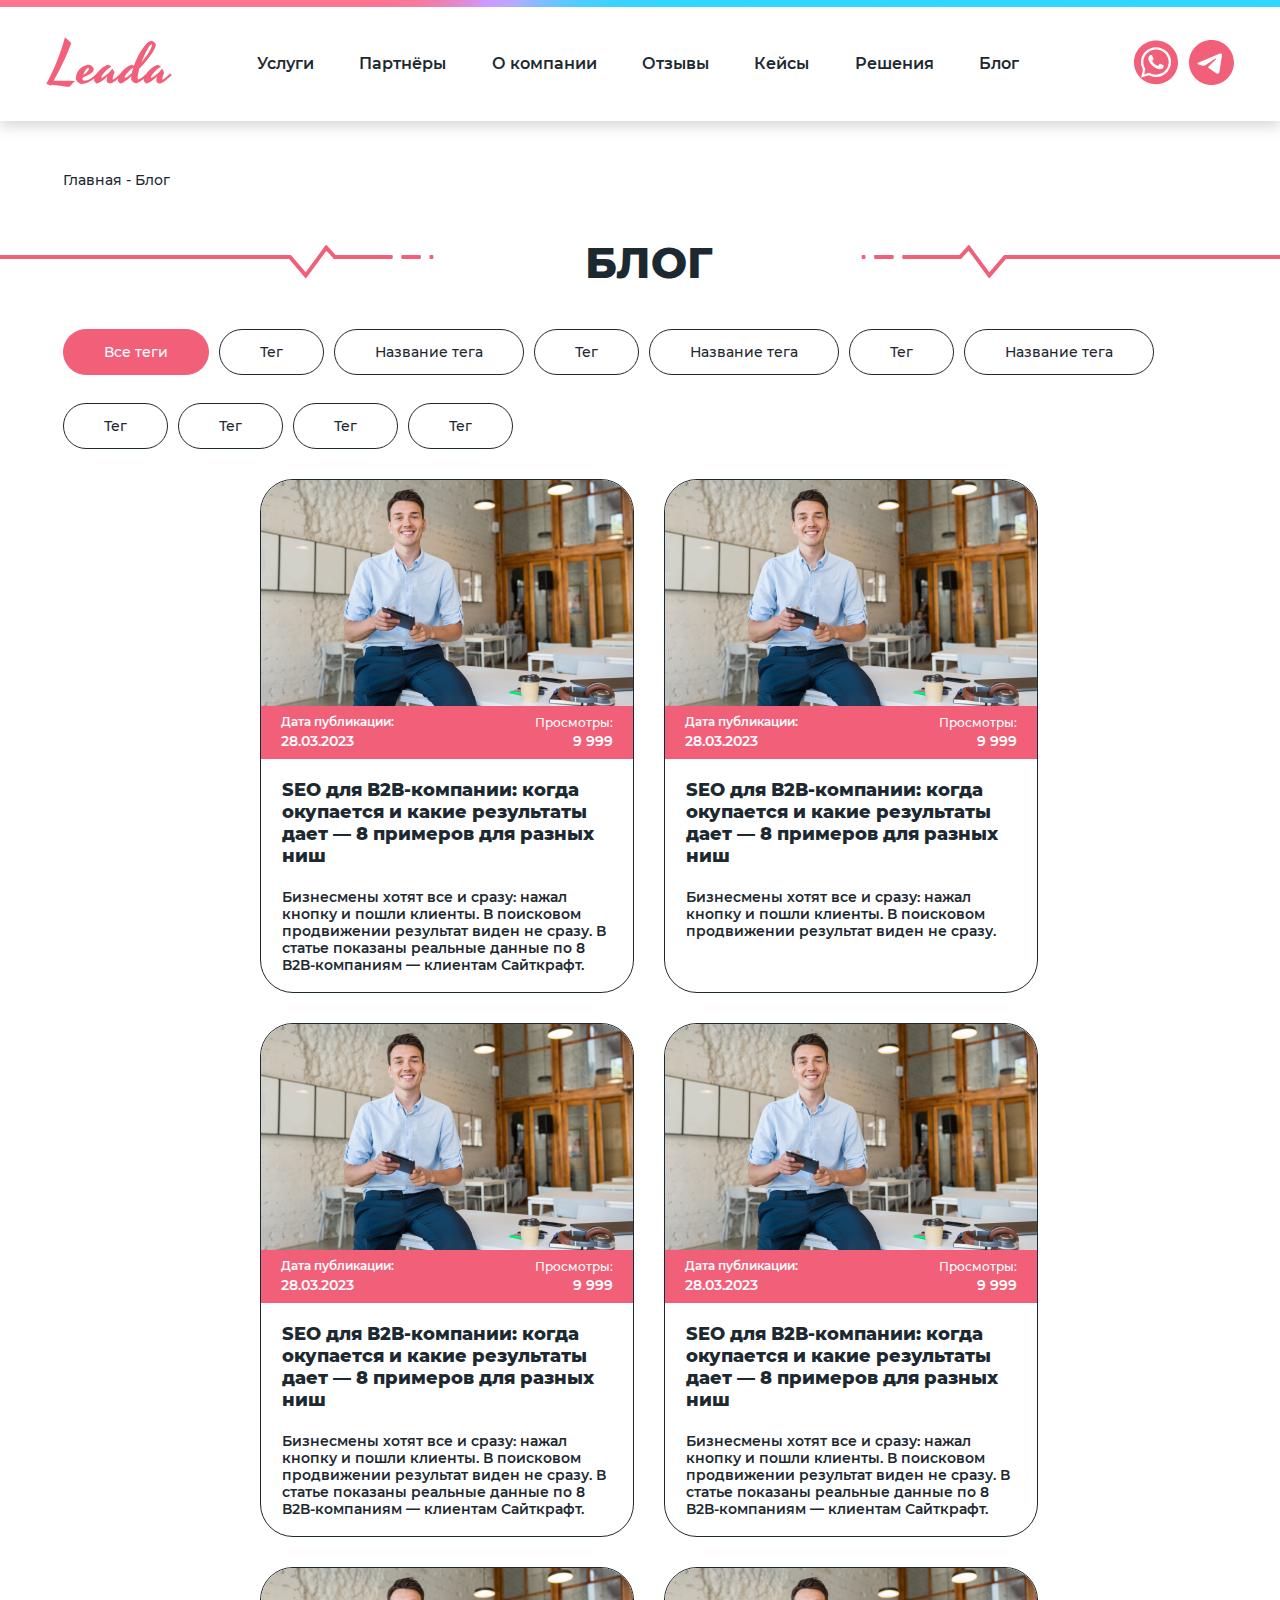
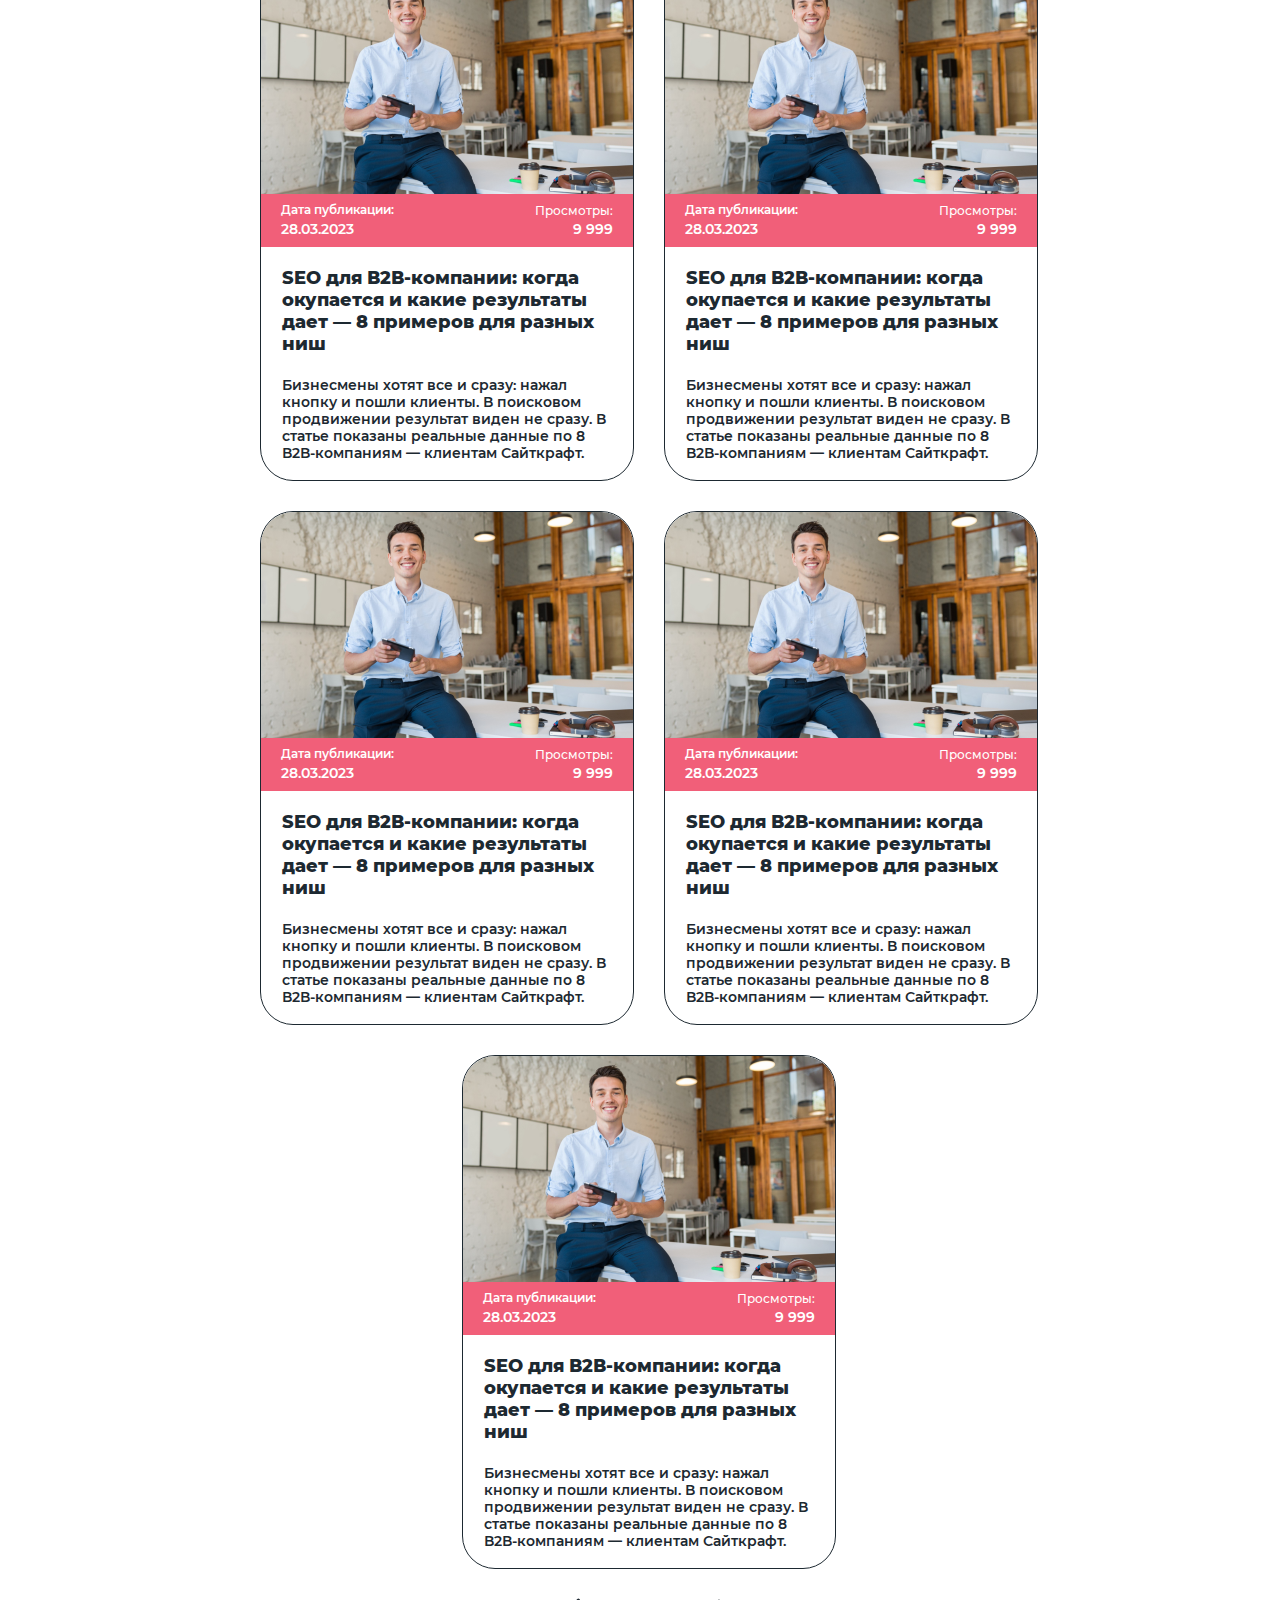
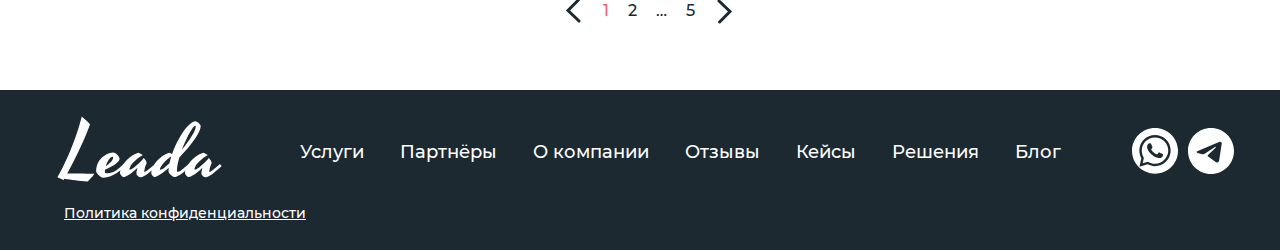
<file: blog.html>
<!DOCTYPE html>
<html lang="ru">
    <head>
        <meta charset="UTF-8">
        <meta name="viewport" content="width=device-width, initial-scale=1.0, maximum-scale=1.0, user-scalable=no">
        <meta http-equiv="X-UA-Compatible" content="ie=edge">
        <meta name="Description" content="Leada">
        <title>Leada</title>
        <link rel="stylesheet" href="css/style.min.css">
    </head>
    <body>
        <header class="page-header header header__not-main">
            <div class="header__wrapper container">
                <div class="header__navigation navigation">
                    <a href="index.html" class="navigation__logo">
                        <img src="img/header/logo.svg" alt="Leada-logo" width="185" height="65">
                    </a>
                    <ul class="navigation__list">
                        <li class="navigation__item link">
                            <a href="#">Услуги</a>
                        </li>
                        <li class="navigation__item link">
                            <a href="partners.html">Партнёры</a>
                        </li>
                        <li class="navigation__item link">
                            <a href="#">О компании</a>
                        </li>
                        <li class="navigation__item link">
                            <a href="#">Отзывы</a>
                        </li>
                        <li class="navigation__item link">
                            <a href="#">Кейсы</a>
                        </li>
                        <li class="navigation__item link">
                            <a href="#">Решения</a>
                        </li>
                        <li class="navigation__item link">
                            <a href="blog.html">Блог</a>
                        </li>
                    </ul>
                    <button type="button" class="navigation__button burger-btn">
                        <img src="img/header/burger.svg" width="27" height="27" alt="menu button">
                    </button>

                    <div class="navigation__pop-up pop-up">
                        <div class="pop-up__wrapper">
                            <button class="pop-up__burger-button-close burger-btn-close"></button>
                            <ul class="pop-up__list">
                                <li class="pop-up__item">
                                    <a class="pop-up__item-link link" href="#">Услуги</a>
                                    <label for="placeholder" type="button" class="pop-up__sublist-button"></label>
                                    <input class="pop-up__placeholder-input visually-hidden" type="checkbox" id="placeholder">
                                    <ul class="pop-up__sublist">
                                        <li class="pop-up__sublist-item link">
                                            <a href="#">Такая услуга</a>
                                        </li>
                                        <li class="pop-up__sublist-item link">
                                            <a href="#">Такая услуга</a>
                                        </li>
                                        <li class="pop-up__sublist-item link">
                                            <a href="#">Такая услуга</a>
                                        </li>
                                        <li class="pop-up__sublist-item link">
                                            <a href="#">Такая услуга</a>
                                        </li>
                                        <li class="pop-up__sublist-item link">
                                            <a href="#">Такая услуга</a>
                                        </li>
                                        <li class="pop-up__sublist-item link">
                                            <a href="#">Такая услуга</a>
                                        </li>
                                        <li class="pop-up__sublist-item link">
                                            <a href="#">Такая услуга</a>
                                        </li>
                                        <li class="pop-up__sublist-item link">
                                            <a href="#">Такая услуга</a>
                                        </li>
                                        <li class="pop-up__sublist-item link">
                                            <a href="#">Такая услуга</a>
                                        </li>
                                        <li class="pop-up__sublist-item link">
                                            <a href="#">Такая услуга</a>
                                        </li>
                                        <li class="pop-up__sublist-item link">
                                            <a href="#">Такая услуга</a>
                                        </li>
                                    </ul>
                                </li>
                                <li class="pop-up__item">
                                    <a class="pop-up__item-link link" href="partners.html">Партнёры</a>
                                </li>
                                <li class="pop-up__item">
                                    <a class="pop-up__item-link link" href="#">О компании</a>
                                </li>
                                <li class="pop-up__item">
                                    <a class="pop-up__item-link link" href="#">Отзывы</a>
                                </li>
                                <li class="pop-up__item">
                                    <a class="pop-up__item-link link" href="#">Кейсы</a>
                                </li>
                                <li class="pop-up__item">
                                    <a class="pop-up__item-link link" href="#">Решения</a>
                                </li>
                                <li class="pop-up__item">
                                    <a class="pop-up__item-link link" href="blog.html">Блог</a>
                                </li>
                            </ul>
                            <div class="pop-up__link">
                                <a href="#" class="pop-up__whatsapp">
                                    <svg width="46" height="46" xmlns="http://www.w3.org/2000/svg">
                                        <path d="M23.0049 9.43529C15.6983 9.43529 9.75391 15.3413 9.75391 22.6008C9.75391 24.9964 10.4078 27.3412 11.644 29.3816L11.8926 29.791L10.6972 35.2555L15.9418 33.7532L16.3879 34.0086C18.3904 35.1573 20.6789 35.7647 23.0049 35.7647C30.3115 35.7647 36.2559 29.8586 36.2559 22.5991C36.2559 15.3397 30.3115 9.43359 23.0049 9.43359V9.43529ZM30.3575 28.7031C30.3575 28.7031 29.1281 30.3374 26.533 29.9889C21.801 29.3528 18.3887 25.3686 18.3887 25.3686C18.3887 25.3686 13.7707 20.9733 15.448 17.0957C16.4816 15.2923 17.3738 15.2855 17.3738 15.2855H18.467C18.7735 15.2855 18.9608 15.6222 18.9608 15.6222C18.9608 15.6222 20.2464 18.5405 20.4184 18.9313C20.5904 19.3221 20.3656 19.7062 20.3656 19.7062L19.1941 21.1797C19.1941 21.1797 19.0715 21.3624 19.1941 21.5925C21.1063 25.1791 24.6583 26.3228 24.6583 26.3228C24.6583 26.3228 25.1334 26.5613 25.399 26.2703C25.5863 26.0656 26.1942 25.147 26.6216 24.5938C26.7953 24.3671 27.1069 24.296 27.364 24.4229C28.2188 24.8475 30.068 25.756 30.6946 25.9861C31.5205 26.2906 30.6691 28.4155 30.3558 28.6998L30.3575 28.7031Z" fill="white"></path>
                                        <path d="M23.0045 0C10.2984 0 0 10.232 0 22.8562C0 35.4803 10.2984 45.7123 23.0045 45.7123C35.7106 45.7123 46.0089 35.4803 46.0089 22.8562C46.0089 10.232 35.7089 0 23.0045 0ZM34.0844 33.6092C31.125 36.5495 27.1899 38.1686 23.0045 38.1686C20.4282 38.1686 17.891 37.5392 15.6332 36.3415L7.47006 38.6795L9.32438 30.2002C8.02006 27.8859 7.33384 25.2687 7.33384 22.599C7.33384 18.4406 8.9634 14.5308 11.9228 11.5905C14.8822 8.65015 18.8173 7.0311 23.0028 7.0311C27.1882 7.0311 31.1233 8.65015 34.0827 11.5905C37.0421 14.5308 38.6717 18.4406 38.6717 22.599C38.6717 26.7574 37.0421 30.6672 34.0827 33.6075L34.0844 33.6092Z" fill="white"></path>
                                    </svg>
                                </a>
                                <a href="#" class="pop-up__telegram">
                                    <svg width="46" height="46" xmlns="http://www.w3.org/2000/svg">
                                        <path d="M23 0C10.2981 0 0 10.2964 0 23C0 35.7036 10.2964 46 23 46C35.7036 46 46 35.7036 46 23C46 10.2964 35.7019 0 23 0ZM33.7509 15.5246L31.0798 32.6375C30.8312 34.2327 28.9858 35.0039 27.6766 34.0591L20.1144 28.6112C19.5713 28.2197 19.5151 27.4315 19.9986 26.9684L27.5898 19.6939C28.0086 19.2921 27.4791 18.6315 26.9956 18.955L16.7265 25.8158C16.0353 26.2772 15.1807 26.4219 14.3771 26.2142L9.37535 24.917C8.60755 24.7178 8.52923 23.6571 9.25958 23.3473L31.6246 13.8664C32.738 13.3948 33.9382 14.3295 33.7509 15.5246Z" fill="white"></path>
                                    </svg>
                                </a>
                            </div>
                        </div>
                    </div>


                    <div class="navigation__link">
                        <a href="#" class="navigation__whatsapp">
                            <svg xmlns="http://www.w3.org/2000/svg" width="47" height="46" viewBox="0 0 47 46" fill="none">
                                <path d="M23.0049 9.43516C15.6983 9.43516 9.75391 15.3412 9.75391 22.6007C9.75391 24.9963 10.4078 27.3411 11.644 29.3814L11.8926 29.7908L10.6972 35.2553L15.9418 33.753L16.3879 34.0085C18.3904 35.1572 20.6789 35.7646 23.0049 35.7646C30.3115 35.7646 36.2559 29.8585 36.2559 22.599C36.2559 15.3395 30.3115 9.43347 23.0049 9.43347V9.43516ZM30.3575 28.703C30.3575 28.703 29.1281 30.3373 26.533 29.9888C21.801 29.3527 18.3887 25.3685 18.3887 25.3685C18.3887 25.3685 13.7707 20.9732 15.448 17.0956C16.4816 15.2922 17.3738 15.2854 17.3738 15.2854H18.467C18.7735 15.2854 18.9608 15.6221 18.9608 15.6221C18.9608 15.6221 20.2464 18.5404 20.4184 18.9312C20.5904 19.322 20.3656 19.7061 20.3656 19.7061L19.1941 21.1796C19.1941 21.1796 19.0715 21.3623 19.1941 21.5924C21.1063 25.179 24.6583 26.3227 24.6583 26.3227C24.6583 26.3227 25.1334 26.5612 25.399 26.2702C25.5863 26.0655 26.1942 25.1469 26.6216 24.5936C26.7953 24.3669 27.1069 24.2959 27.364 24.4228C28.2188 24.8474 30.068 25.7559 30.6946 25.986C31.5205 26.2905 30.6691 28.4154 30.3558 28.6996L30.3575 28.703Z" fill="#F15F79"></path>
                                <path d="M23.0045 0C10.2984 0 0 10.232 0 22.8562C0 35.4803 10.2984 45.7123 23.0045 45.7123C35.7106 45.7123 46.0089 35.4803 46.0089 22.8562C46.0089 10.232 35.7089 0 23.0045 0ZM34.0844 33.6092C31.125 36.5495 27.1899 38.1686 23.0045 38.1686C20.4282 38.1686 17.891 37.5392 15.6332 36.3415L7.47006 38.6795L9.32438 30.2002C8.02006 27.8859 7.33384 25.2687 7.33384 22.599C7.33384 18.4406 8.9634 14.5308 11.9228 11.5905C14.8822 8.65015 18.8173 7.0311 23.0028 7.0311C27.1882 7.0311 31.1233 8.65015 34.0827 11.5905C37.0421 14.5308 38.6717 18.4406 38.6717 22.599C38.6717 26.7574 37.0421 30.6672 34.0827 33.6075L34.0844 33.6092Z" fill="#F15F79"></path>
                            </svg>
                        </a>
                        <a href="#" class="navigation__telegram">
                            <svg xmlns="http://www.w3.org/2000/svg" width="46" height="46" viewBox="0 0 46 46" fill="none">
                                <path d="M23 0C10.2981 0 0 10.2964 0 23C0 35.7036 10.2964 46 23 46C35.7036 46 46 35.7036 46 23C46 10.2964 35.7019 0 23 0ZM33.7509 15.5246L31.0798 32.6375C30.8312 34.2327 28.9858 35.0039 27.6766 34.0591L20.1144 28.6112C19.5713 28.2197 19.5151 27.4315 19.9986 26.9684L27.5898 19.6939C28.0086 19.2921 27.4791 18.6315 26.9956 18.955L16.7265 25.8158C16.0353 26.2772 15.1807 26.4219 14.3771 26.2142L9.37535 24.917C8.60755 24.7178 8.52923 23.6571 9.25958 23.3473L31.6246 13.8664C32.738 13.3948 33.9382 14.3295 33.7509 15.5246Z" fill="#F15F79"></path>
                            </svg>
                        </a>
                    </div>
                </div>
            </div>
        </header>

        <main class="page-main main">
            <section class="main__blog blog">
                <div class="container">
                    <div class="blog__wrapper">
                            <p class="blog__link"><a href="index.html">Главная -</a> Блог</p>
                            <h2 class="blog__title">Блог</h2>

                            <ul class="blog__list">
                                <li class="blog__item item_active"><a href="#">Все теги</a></li>
                                <li class="blog__item"><a href="#">Тег</a></li>
                                <li class="blog__item"><a href="#">Название тега</a></li>
                                <li class="blog__item"><a href="#">Тег</a></li>
                                <li class="blog__item"><a href="#">Название тега</a></li>
                                <li class="blog__item"><a href="#">Тег</a></li>
                                <li class="blog__item"><a href="#">Название тега</a></li>
                                <li class="blog__item"><a href="#">Тег</a></li>
                                <li class="blog__item"><a href="#">Тег</a></li>
                                <li class="blog__item"><a href="#">Тег</a></li>
                                <li class="blog__item"><a href="#">Тег</a></li>
                            </ul>

                            <ul class="blog__card-list">
                                <li class="blog__card-item card-item">
                                    <a href="seo.html">
                                        <div class="card-item__wrapper">
                                            <div class="card-item__img-wrapper">
                                                <img src="img/main/card-item_man.png" width="374" height="226" alt="young man">
                                            </div>
                                            <ul class="card-item__list">
                                                <li class="card-item__item-resource">
                                                    <p class="card-item__date">Дата публикации:</p>
                                                    <p class="card-item__number">28.03.2023</p>
                                                </li>
                                                <li class="card-item__item-time">
                                                    <p class="card-item__description">Просмотры:</p>
                                                    <p class="card-item__result">9 999</p>
                                                </li>
                                            </ul>
                                            <p class="card-item__information">SEO для В2В-компании: когда окупается и какие результаты дает — 8 примеров для разных ниш</p>
                                            <p class="card-item__text">Бизнесмены хотят все и сразу: нажал кнопку и пошли клиенты. В поисковом продвижении результат виден не сразу. В статье показаны реальные данные по 8 В2В-компаниям — клиентам Сайткрафт.</p>
                                        </div>
                                    </a>
                                </li>
                                <li class="blog__card-item card-item">
                                    <a href="seo.html">
                                        <div class="card-item__wrapper">
                                            <div class="card-item__img-wrapper">
                                                <img src="img/main/card-item_man.png" width="374" height="226" alt="young man">
                                            </div>
                                            <ul class="card-item__list">
                                                <li class="card-item__item-resource">
                                                    <p class="card-item__date">Дата публикации:</p>
                                                    <p class="card-item__number">28.03.2023</p>
                                                </li>
                                                <li class="card-item__item-time">
                                                    <p class="card-item__description">Просмотры:</p>
                                                    <p class="card-item__result">9 999</p>
                                                </li>
                                            </ul>
                                            <p class="card-item__information">SEO для В2В-компании: когда окупается и какие результаты дает — 8 примеров для разных ниш</p>
                                            <p class="card-item__text">Бизнесмены хотят все и сразу: нажал кнопку и пошли клиенты. В поисковом продвижении результат виден не сразу.</p>
                                        </div>
                                    </a>
                                </li>
                                <li class="blog__card-item card-item">
                                    <a href="seo.html">
                                        <div class="card-item__wrapper">
                                            <div class="card-item__img-wrapper">
                                                <img src="img/main/card-item_man.png" width="374" height="226" alt="young man">
                                            </div>
                                            <ul class="card-item__list">
                                                <li class="card-item__item-resource">
                                                    <p class="card-item__date">Дата публикации:</p>
                                                    <p class="card-item__number">28.03.2023</p>
                                                </li>
                                                <li class="card-item__item-time">
                                                    <p class="card-item__description">Просмотры:</p>
                                                    <p class="card-item__result">9 999</p>
                                                </li>
                                            </ul>
                                            <p class="card-item__information">SEO для В2В-компании: когда окупается и какие результаты дает — 8 примеров для разных ниш</p>
                                            <p class="card-item__text">Бизнесмены хотят все и сразу: нажал кнопку и пошли клиенты. В поисковом продвижении результат виден не сразу. В статье показаны реальные данные по 8 В2В-компаниям — клиентам Сайткрафт.</p>
                                        </div>
                                    </a>
                                </li>
                                <li class="blog__card-item card-item">
                                    <a href="seo.html">
                                        <div class="card-item__wrapper">
                                            <div class="card-item__img-wrapper">
                                                <img src="img/main/card-item_man.png" width="374" height="226" alt="young man">
                                            </div>
                                            <ul class="card-item__list">
                                                <li class="card-item__item-resource">
                                                    <p class="card-item__date">Дата публикации:</p>
                                                    <p class="card-item__number">28.03.2023</p>
                                                </li>
                                                <li class="card-item__item-time">
                                                    <p class="card-item__description">Просмотры:</p>
                                                    <p class="card-item__result">9 999</p>
                                                </li>
                                            </ul>
                                            <p class="card-item__information">SEO для В2В-компании: когда окупается и какие результаты дает — 8 примеров для разных ниш</p>
                                            <p class="card-item__text">Бизнесмены хотят все и сразу: нажал кнопку и пошли клиенты. В поисковом продвижении результат виден не сразу. В статье показаны реальные данные по 8 В2В-компаниям — клиентам Сайткрафт.</p>
                                        </div>
                                    </a>
                                </li>
                                <li class="blog__card-item card-item">
                                    <a href="seo.html">
                                        <div class="card-item__wrapper">
                                            <div class="card-item__img-wrapper">
                                                <img src="img/main/card-item_man.png" width="374" height="226" alt="young man">
                                            </div>
                                            <ul class="card-item__list">
                                                <li class="card-item__item-resource">
                                                    <p class="card-item__date">Дата публикации:</p>
                                                    <p class="card-item__number">28.03.2023</p>
                                                </li>
                                                <li class="card-item__item-time">
                                                    <p class="card-item__description">Просмотры:</p>
                                                    <p class="card-item__result">9 999</p>
                                                </li>
                                            </ul>
                                            <p class="card-item__information">SEO для В2В-компании: когда окупается и какие результаты дает — 8 примеров для разных ниш</p>
                                            <p class="card-item__text">Бизнесмены хотят все и сразу: нажал кнопку и пошли клиенты. В поисковом продвижении результат виден не сразу. В статье показаны реальные данные по 8 В2В-компаниям — клиентам Сайткрафт.</p>
                                        </div>
                                    </a>
                                </li>
                                <li class="blog__card-item card-item">
                                    <a href="seo.html">
                                        <div class="card-item__wrapper">
                                            <div class="card-item__img-wrapper">
                                                <img src="img/main/card-item_man.png" width="374" height="226" alt="young man">
                                            </div>
                                            <ul class="card-item__list">
                                                <li class="card-item__item-resource">
                                                    <p class="card-item__date">Дата публикации:</p>
                                                    <p class="card-item__number">28.03.2023</p>
                                                </li>
                                                <li class="card-item__item-time">
                                                    <p class="card-item__description">Просмотры:</p>
                                                    <p class="card-item__result">9 999</p>
                                                </li>
                                            </ul>
                                            <p class="card-item__information">SEO для В2В-компании: когда окупается и какие результаты дает — 8 примеров для разных ниш</p>
                                            <p class="card-item__text">Бизнесмены хотят все и сразу: нажал кнопку и пошли клиенты. В поисковом продвижении результат виден не сразу. В статье показаны реальные данные по 8 В2В-компаниям — клиентам Сайткрафт.</p>
                                        </div>
                                    </a>
                                </li>
                                <li class="blog__card-item card-item">
                                    <a href="seo.html">
                                        <div class="card-item__wrapper">
                                            <div class="card-item__img-wrapper">
                                                <img src="img/main/card-item_man.png" width="374" height="226" alt="young man">
                                            </div>
                                            <ul class="card-item__list">
                                                <li class="card-item__item-resource">
                                                    <p class="card-item__date">Дата публикации:</p>
                                                    <p class="card-item__number">28.03.2023</p>
                                                </li>
                                                <li class="card-item__item-time">
                                                    <p class="card-item__description">Просмотры:</p>
                                                    <p class="card-item__result">9 999</p>
                                                </li>
                                            </ul>
                                            <p class="card-item__information">SEO для В2В-компании: когда окупается и какие результаты дает — 8 примеров для разных ниш</p>
                                            <p class="card-item__text">Бизнесмены хотят все и сразу: нажал кнопку и пошли клиенты. В поисковом продвижении результат виден не сразу. В статье показаны реальные данные по 8 В2В-компаниям — клиентам Сайткрафт.</p>
                                        </div>
                                    </a>
                                </li>
                                <li class="blog__card-item card-item">
                                    <a href="seo.html">
                                        <div class="card-item__wrapper">
                                            <div class="card-item__img-wrapper">
                                                <img src="img/main/card-item_man.png" width="374" height="226" alt="young man">
                                            </div>
                                            <ul class="card-item__list">
                                                <li class="card-item__item-resource">
                                                    <p class="card-item__date">Дата публикации:</p>
                                                    <p class="card-item__number">28.03.2023</p>
                                                </li>
                                                <li class="card-item__item-time">
                                                    <p class="card-item__description">Просмотры:</p>
                                                    <p class="card-item__result">9 999</p>
                                                </li>
                                            </ul>
                                            <p class="card-item__information">SEO для В2В-компании: когда окупается и какие результаты дает — 8 примеров для разных ниш</p>
                                            <p class="card-item__text">Бизнесмены хотят все и сразу: нажал кнопку и пошли клиенты. В поисковом продвижении результат виден не сразу. В статье показаны реальные данные по 8 В2В-компаниям — клиентам Сайткрафт.</p>
                                        </div>
                                    </a>
                                </li>
                                <li class="blog__card-item card-item">
                                    <a href="seo.html">
                                        <div class="card-item__wrapper">
                                            <div class="card-item__img-wrapper">
                                                <img src="img/main/card-item_man.png" width="374" height="226" alt="young man">
                                            </div>
                                            <ul class="card-item__list">
                                                <li class="card-item__item-resource">
                                                    <p class="card-item__date">Дата публикации:</p>
                                                    <p class="card-item__number">28.03.2023</p>
                                                </li>
                                                <li class="card-item__item-time">
                                                    <p class="card-item__description">Просмотры:</p>
                                                    <p class="card-item__result">9 999</p>
                                                </li>
                                            </ul>
                                            <p class="card-item__information">SEO для В2В-компании: когда окупается и какие результаты дает — 8 примеров для разных ниш</p>
                                            <p class="card-item__text">Бизнесмены хотят все и сразу: нажал кнопку и пошли клиенты. В поисковом продвижении результат виден не сразу. В статье показаны реальные данные по 8 В2В-компаниям — клиентам Сайткрафт.</p>
                                        </div>
                                    </a>
                                </li>
                            </ul>
                            <nav class="blog__pagination pagination">
                                <a href="#" disabled="" class="pagination__ion-left">
                                    <svg xmlns="http://www.w3.org/2000/svg" width="16" height="25" viewBox="0 0 16 25" fill="none">
                                        <path d="M13.3889 2L3 12.5L14 23" stroke="#1D2931" stroke-width="3" stroke-linecap="round"></path>
                                        </svg>
                                </a>
                                <ul class="pagination__list">
                                  <li class="current"><a href="#1">1</a>
                                  </li><li><a href="#2">2</a>
                                  </li><li><a href="#3">…</a>
                                  </li><li><a href="#5">5</a>
                                </li></ul>
                                <a href="#2" class="pagination__ion-right">
                                    <svg xmlns="http://www.w3.org/2000/svg" width="16" height="25" viewBox="0 0 16 25" fill="none">
                                        <path d="M13.3889 2L3 12.5L14 23" stroke="#1D2931" stroke-width="3" stroke-linecap="round"></path>
                                        </svg>
                                </a>
                            </nav>
                    </div>
                </div>
            </section>


        </main>

        <footer class="page-footer footer">
            <div class="footer__wrapper container">
                <div class="footer__navigation navigation">
                    <div class="navigation__wrapper">
                        <a href="#" class="navigation__logo">
                            <img src="img/footer/logo_white.svg" alt="Leada-logo" width="179" height="66">
                        </a>
                        <ul class="navigation__list">
                            <li class="navigation__item">
                                <a class="navigation__item-link link" href="#">Услуги</a>
                                <ul class="navigation__sublist">
                                    <li class="navigation__sublist-item link">
                                        <a href="#">Такая услуга</a>
                                    </li>
                                    <li class="navigation__sublist-item link">
                                        <a href="#">Такая услуга</a>
                                    </li>
                                    <li class="navigation__sublist-item link">
                                        <a href="#">Такая услуга</a>
                                    </li>
                                    <li class="navigation__sublist-item link">
                                        <a href="#">Такая услуга</a>
                                    </li>
                                    <li class="navigation__sublist-item link">
                                        <a href="#">Такая услуга</a>
                                    </li>
                                    <li class="navigation__sublist-item link">
                                        <a href="#">Такая услуга</a>
                                    </li>
                                    <li class="navigation__sublist-item link">
                                        <a href="#">Такая услуга</a>
                                    </li>
                                    <li class="navigation__sublist-item link">
                                        <a href="#">Такая услуга</a>
                                    </li>
                                    <li class="navigation__sublist-item link">
                                        <a href="#">Такая услуга</a>
                                    </li>
                                    <li class="navigation__sublist-item link">
                                        <a href="#">Такая услуга</a>
                                    </li>
                                    <li class="navigation__sublist-item link">
                                        <a href="#">Такая услуга</a>
                                    </li>
                                </ul>
                            </li>
                            <li class="navigation__item">
                                <a class="navigation__item-link link" href="#">Партнёры</a>
                            </li>
                            <li class="navigation__item link">
                                <a class="navigation__item-link" href="#">О компании</a>
                            </li>
                            <li class="navigation__item link">
                                <a class="navigation__item-link" href="#">Отзывы</a>
                            </li>
                            <li class="navigation__item link">
                                <a class="navigation__item-link" href="#">Кейсы</a>
                            </li>
                            <li class="navigation__item link">
                                <a class="navigation__item-link" href="#">Решения</a>
                            </li>
                            <li class="navigation__item link">
                                <a class="navigation__item-link" href="#">Блог</a>
                            </li>
                        </ul>
                        <div class="navigation__link">
                            <a href="#" class="navigation__whatsapp">
                                <svg width="46" height="46" xmlns="http://www.w3.org/2000/svg">
                                    <path d="M23.0049 9.43529C15.6983 9.43529 9.75391 15.3413 9.75391 22.6008C9.75391 24.9964 10.4078 27.3412 11.644 29.3816L11.8926 29.791L10.6972 35.2555L15.9418 33.7532L16.3879 34.0086C18.3904 35.1573 20.6789 35.7647 23.0049 35.7647C30.3115 35.7647 36.2559 29.8586 36.2559 22.5991C36.2559 15.3397 30.3115 9.43359 23.0049 9.43359V9.43529ZM30.3575 28.7031C30.3575 28.7031 29.1281 30.3374 26.533 29.9889C21.801 29.3528 18.3887 25.3686 18.3887 25.3686C18.3887 25.3686 13.7707 20.9733 15.448 17.0957C16.4816 15.2923 17.3738 15.2855 17.3738 15.2855H18.467C18.7735 15.2855 18.9608 15.6222 18.9608 15.6222C18.9608 15.6222 20.2464 18.5405 20.4184 18.9313C20.5904 19.3221 20.3656 19.7062 20.3656 19.7062L19.1941 21.1797C19.1941 21.1797 19.0715 21.3624 19.1941 21.5925C21.1063 25.1791 24.6583 26.3228 24.6583 26.3228C24.6583 26.3228 25.1334 26.5613 25.399 26.2703C25.5863 26.0656 26.1942 25.147 26.6216 24.5938C26.7953 24.3671 27.1069 24.296 27.364 24.4229C28.2188 24.8475 30.068 25.756 30.6946 25.9861C31.5205 26.2906 30.6691 28.4155 30.3558 28.6998L30.3575 28.7031Z" fill="white"></path>
                                    <path d="M23.0045 0C10.2984 0 0 10.232 0 22.8562C0 35.4803 10.2984 45.7123 23.0045 45.7123C35.7106 45.7123 46.0089 35.4803 46.0089 22.8562C46.0089 10.232 35.7089 0 23.0045 0ZM34.0844 33.6092C31.125 36.5495 27.1899 38.1686 23.0045 38.1686C20.4282 38.1686 17.891 37.5392 15.6332 36.3415L7.47006 38.6795L9.32438 30.2002C8.02006 27.8859 7.33384 25.2687 7.33384 22.599C7.33384 18.4406 8.9634 14.5308 11.9228 11.5905C14.8822 8.65015 18.8173 7.0311 23.0028 7.0311C27.1882 7.0311 31.1233 8.65015 34.0827 11.5905C37.0421 14.5308 38.6717 18.4406 38.6717 22.599C38.6717 26.7574 37.0421 30.6672 34.0827 33.6075L34.0844 33.6092Z" fill="white"></path>
                                </svg>
                            </a>
                            <a href="#" class="navigation__telegram">
                                <svg width="46" height="46" xmlns="http://www.w3.org/2000/svg">
                                    <path d="M23 0C10.2981 0 0 10.2964 0 23C0 35.7036 10.2964 46 23 46C35.7036 46 46 35.7036 46 23C46 10.2964 35.7019 0 23 0ZM33.7509 15.5246L31.0798 32.6375C30.8312 34.2327 28.9858 35.0039 27.6766 34.0591L20.1144 28.6112C19.5713 28.2197 19.5151 27.4315 19.9986 26.9684L27.5898 19.6939C28.0086 19.2921 27.4791 18.6315 26.9956 18.955L16.7265 25.8158C16.0353 26.2772 15.1807 26.4219 14.3771 26.2142L9.37535 24.917C8.60755 24.7178 8.52923 23.6571 9.25958 23.3473L31.6246 13.8664C32.738 13.3948 33.9382 14.3295 33.7509 15.5246Z" fill="white"></path>
                                </svg>
                            </a>
                        </div>
                    </div>
                    <a class="navigation__rights link" href="#">Политика конфиденциальности</a>
                </div>
            </div>
        </footer>

        <script src="js/lib.js" type="module"></script>
        <script src="js/lightZoom.js" type="module"></script>
        <script src="js/burgerMenu.js" type="module"></script>
    </body>
</html>
</file>
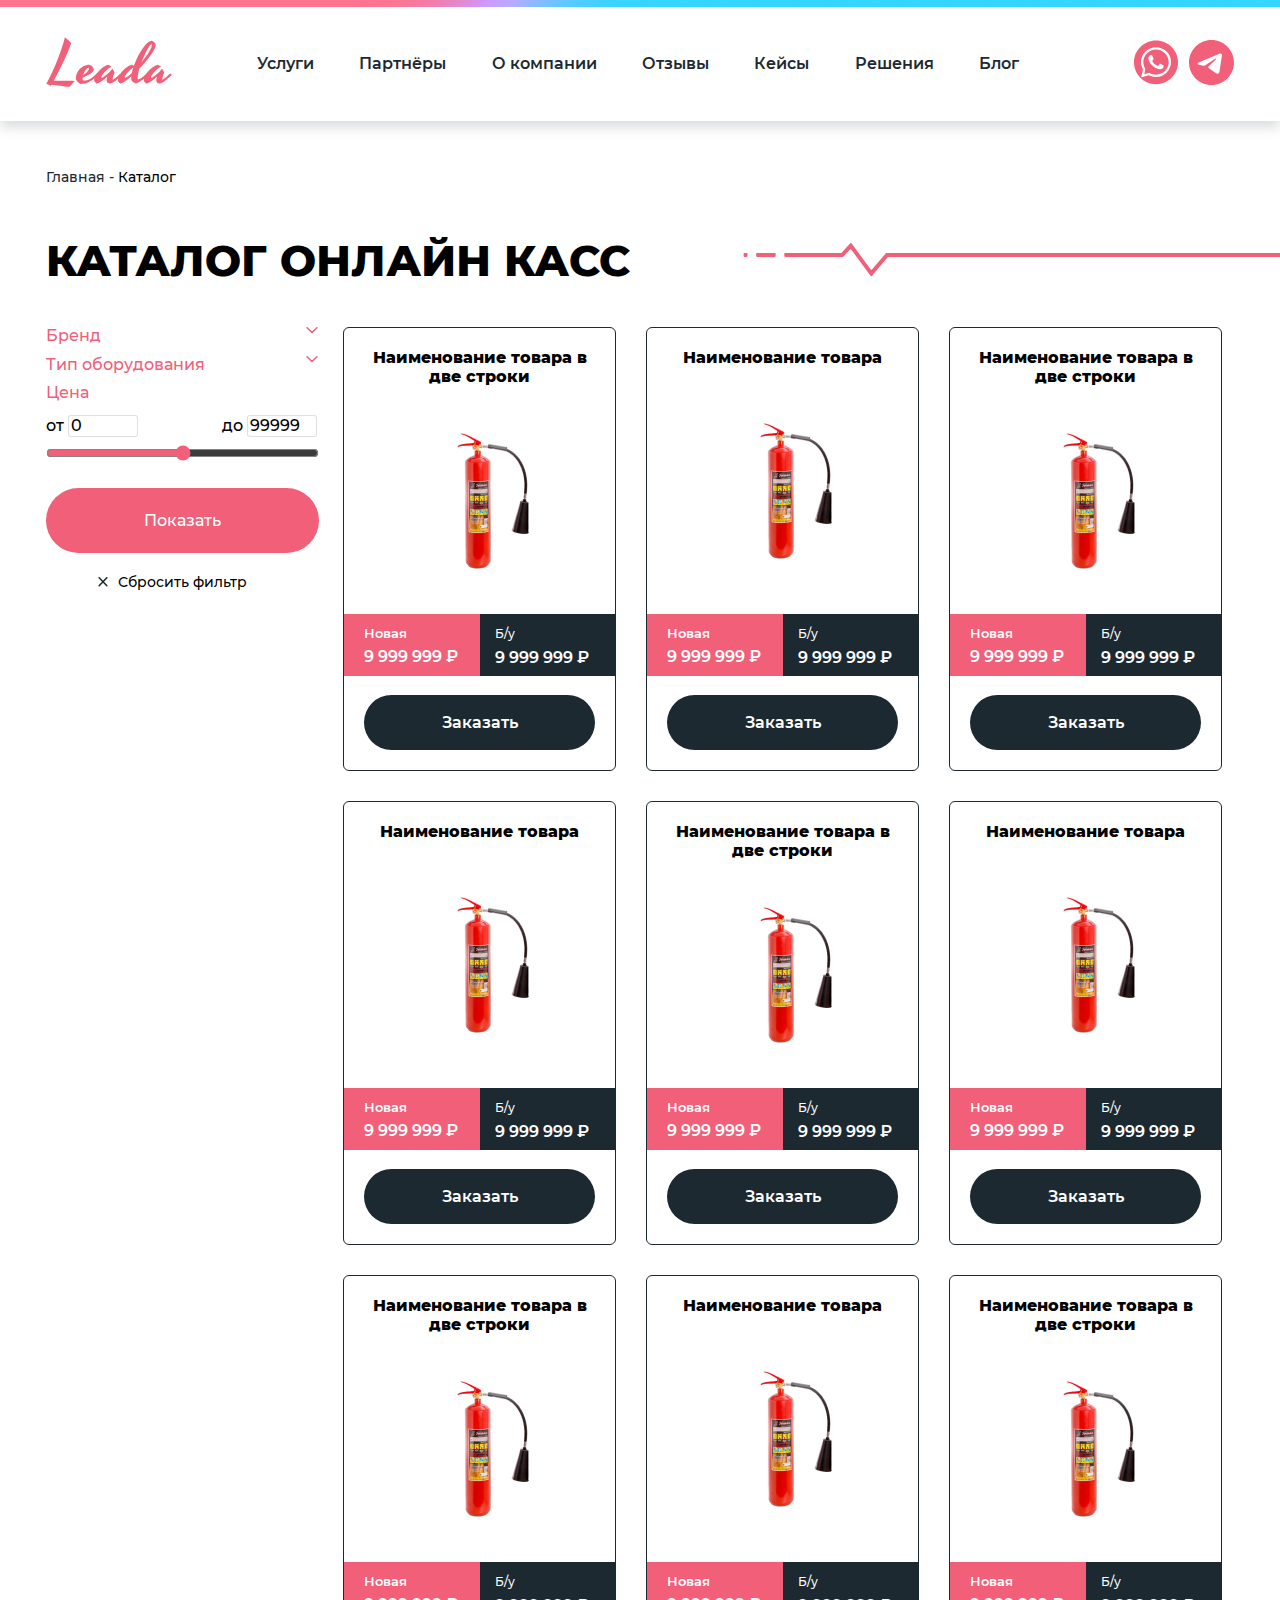
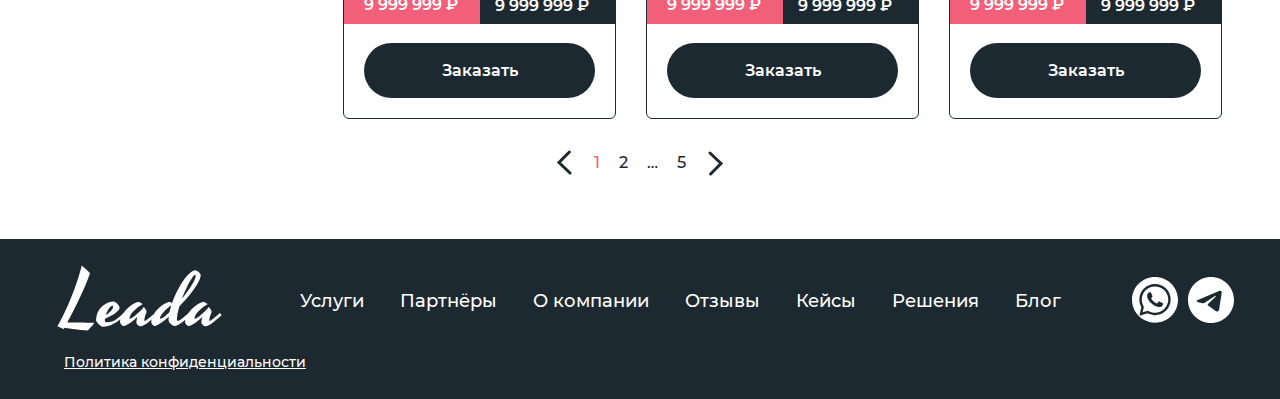
<file: catalog.html>
<!DOCTYPE html>
<html lang="ru">
    <head>
        <meta charset="UTF-8">
        <meta name="viewport" content="width=device-width, initial-scale=1.0, maximum-scale=1.0, user-scalable=no">
        <meta http-equiv="X-UA-Compatible" content="ie=edge">
        <meta name="Description" content="Leada">
        <title>Leada</title>
        <link rel="stylesheet" href="css/style.min.css">
    </head>
    <body>

        <header class="page-header header header__not-main">
            <div class="header__wrapper container">
                <div class="header__navigation navigation">
                    <a href="index.html" class="navigation__logo">
                        <img src="img/header/logo.svg" alt="Leada-logo" width="185" height="65">
                    </a>
                    <ul class="navigation__list">
                        <li class="navigation__item link">
                            <a href="#">Услуги</a>
                        </li>
                        <li class="navigation__item link">
                            <a href="partners.html">Партнёры</a>
                        </li>
                        <li class="navigation__item link">
                            <a href="#">О компании</a>
                        </li>
                        <li class="navigation__item link">
                            <a href="#">Отзывы</a>
                        </li>
                        <li class="navigation__item link">
                            <a href="#">Кейсы</a>
                        </li>
                        <li class="navigation__item link">
                            <a href="#">Решения</a>
                        </li>
                        <li class="navigation__item link">
                            <a href="blog.html">Блог</a>
                        </li>
                    </ul>
                    <button type="button" class="navigation__button burger-btn">
                        <img src="img/header/burger.svg" width="27" height="27" alt="menu button">
                    </button>

                    <div class="navigation__pop-up pop-up">
                        <div class="pop-up__wrapper">
                            <button class="pop-up__burger-button-close burger-btn-close"></button>
                            <ul class="pop-up__list">
                                <li class="pop-up__item">
                                    <a class="pop-up__item-link link" href="#">Услуги</a>
                                    <label for="placeholder" type="button" class="pop-up__sublist-button"></label>
                                    <input class="pop-up__placeholder-input visually-hidden" type="checkbox" id="placeholder">
                                    <ul class="pop-up__sublist">
                                        <li class="pop-up__sublist-item link">
                                            <a href="#">Такая услуга</a>
                                        </li>
                                        <li class="pop-up__sublist-item link">
                                            <a href="#">Такая услуга</a>
                                        </li>
                                        <li class="pop-up__sublist-item link">
                                            <a href="#">Такая услуга</a>
                                        </li>
                                        <li class="pop-up__sublist-item link">
                                            <a href="#">Такая услуга</a>
                                        </li>
                                        <li class="pop-up__sublist-item link">
                                            <a href="#">Такая услуга</a>
                                        </li>
                                        <li class="pop-up__sublist-item link">
                                            <a href="#">Такая услуга</a>
                                        </li>
                                        <li class="pop-up__sublist-item link">
                                            <a href="#">Такая услуга</a>
                                        </li>
                                        <li class="pop-up__sublist-item link">
                                            <a href="#">Такая услуга</a>
                                        </li>
                                        <li class="pop-up__sublist-item link">
                                            <a href="#">Такая услуга</a>
                                        </li>
                                        <li class="pop-up__sublist-item link">
                                            <a href="#">Такая услуга</a>
                                        </li>
                                        <li class="pop-up__sublist-item link">
                                            <a href="#">Такая услуга</a>
                                        </li>
                                    </ul>
                                </li>
                                <li class="pop-up__item">
                                    <a class="pop-up__item-link link" href="partners.html">Партнёры</a>
                                </li>
                                <li class="pop-up__item">
                                    <a class="pop-up__item-link link" href="#">О компании</a>
                                </li>
                                <li class="pop-up__item">
                                    <a class="pop-up__item-link link" href="#">Отзывы</a>
                                </li>
                                <li class="pop-up__item">
                                    <a class="pop-up__item-link link" href="#">Кейсы</a>
                                </li>
                                <li class="pop-up__item">
                                    <a class="pop-up__item-link link" href="#">Решения</a>
                                </li>
                                <li class="pop-up__item">
                                    <a class="pop-up__item-link link" href="blog.html">Блог</a>
                                </li>
                            </ul>
                            <div class="pop-up__link">
                                <a href="#" class="pop-up__whatsapp">
                                    <svg width="46" height="46" xmlns="http://www.w3.org/2000/svg">
                                        <path d="M23.0049 9.43529C15.6983 9.43529 9.75391 15.3413 9.75391 22.6008C9.75391 24.9964 10.4078 27.3412 11.644 29.3816L11.8926 29.791L10.6972 35.2555L15.9418 33.7532L16.3879 34.0086C18.3904 35.1573 20.6789 35.7647 23.0049 35.7647C30.3115 35.7647 36.2559 29.8586 36.2559 22.5991C36.2559 15.3397 30.3115 9.43359 23.0049 9.43359V9.43529ZM30.3575 28.7031C30.3575 28.7031 29.1281 30.3374 26.533 29.9889C21.801 29.3528 18.3887 25.3686 18.3887 25.3686C18.3887 25.3686 13.7707 20.9733 15.448 17.0957C16.4816 15.2923 17.3738 15.2855 17.3738 15.2855H18.467C18.7735 15.2855 18.9608 15.6222 18.9608 15.6222C18.9608 15.6222 20.2464 18.5405 20.4184 18.9313C20.5904 19.3221 20.3656 19.7062 20.3656 19.7062L19.1941 21.1797C19.1941 21.1797 19.0715 21.3624 19.1941 21.5925C21.1063 25.1791 24.6583 26.3228 24.6583 26.3228C24.6583 26.3228 25.1334 26.5613 25.399 26.2703C25.5863 26.0656 26.1942 25.147 26.6216 24.5938C26.7953 24.3671 27.1069 24.296 27.364 24.4229C28.2188 24.8475 30.068 25.756 30.6946 25.9861C31.5205 26.2906 30.6691 28.4155 30.3558 28.6998L30.3575 28.7031Z" fill="white"></path>
                                        <path d="M23.0045 0C10.2984 0 0 10.232 0 22.8562C0 35.4803 10.2984 45.7123 23.0045 45.7123C35.7106 45.7123 46.0089 35.4803 46.0089 22.8562C46.0089 10.232 35.7089 0 23.0045 0ZM34.0844 33.6092C31.125 36.5495 27.1899 38.1686 23.0045 38.1686C20.4282 38.1686 17.891 37.5392 15.6332 36.3415L7.47006 38.6795L9.32438 30.2002C8.02006 27.8859 7.33384 25.2687 7.33384 22.599C7.33384 18.4406 8.9634 14.5308 11.9228 11.5905C14.8822 8.65015 18.8173 7.0311 23.0028 7.0311C27.1882 7.0311 31.1233 8.65015 34.0827 11.5905C37.0421 14.5308 38.6717 18.4406 38.6717 22.599C38.6717 26.7574 37.0421 30.6672 34.0827 33.6075L34.0844 33.6092Z" fill="white"></path>
                                    </svg>
                                </a>
                                <a href="#" class="pop-up__telegram">
                                    <svg width="46" height="46" xmlns="http://www.w3.org/2000/svg">
                                        <path d="M23 0C10.2981 0 0 10.2964 0 23C0 35.7036 10.2964 46 23 46C35.7036 46 46 35.7036 46 23C46 10.2964 35.7019 0 23 0ZM33.7509 15.5246L31.0798 32.6375C30.8312 34.2327 28.9858 35.0039 27.6766 34.0591L20.1144 28.6112C19.5713 28.2197 19.5151 27.4315 19.9986 26.9684L27.5898 19.6939C28.0086 19.2921 27.4791 18.6315 26.9956 18.955L16.7265 25.8158C16.0353 26.2772 15.1807 26.4219 14.3771 26.2142L9.37535 24.917C8.60755 24.7178 8.52923 23.6571 9.25958 23.3473L31.6246 13.8664C32.738 13.3948 33.9382 14.3295 33.7509 15.5246Z" fill="white"></path>
                                    </svg>
                                </a>
                            </div>
                        </div>
                    </div>


                    <div class="navigation__link">
                        <a href="#" class="navigation__whatsapp">
                            <svg xmlns="http://www.w3.org/2000/svg" width="47" height="46" viewBox="0 0 47 46" fill="none">
                                <path d="M23.0049 9.43516C15.6983 9.43516 9.75391 15.3412 9.75391 22.6007C9.75391 24.9963 10.4078 27.3411 11.644 29.3814L11.8926 29.7908L10.6972 35.2553L15.9418 33.753L16.3879 34.0085C18.3904 35.1572 20.6789 35.7646 23.0049 35.7646C30.3115 35.7646 36.2559 29.8585 36.2559 22.599C36.2559 15.3395 30.3115 9.43347 23.0049 9.43347V9.43516ZM30.3575 28.703C30.3575 28.703 29.1281 30.3373 26.533 29.9888C21.801 29.3527 18.3887 25.3685 18.3887 25.3685C18.3887 25.3685 13.7707 20.9732 15.448 17.0956C16.4816 15.2922 17.3738 15.2854 17.3738 15.2854H18.467C18.7735 15.2854 18.9608 15.6221 18.9608 15.6221C18.9608 15.6221 20.2464 18.5404 20.4184 18.9312C20.5904 19.322 20.3656 19.7061 20.3656 19.7061L19.1941 21.1796C19.1941 21.1796 19.0715 21.3623 19.1941 21.5924C21.1063 25.179 24.6583 26.3227 24.6583 26.3227C24.6583 26.3227 25.1334 26.5612 25.399 26.2702C25.5863 26.0655 26.1942 25.1469 26.6216 24.5936C26.7953 24.3669 27.1069 24.2959 27.364 24.4228C28.2188 24.8474 30.068 25.7559 30.6946 25.986C31.5205 26.2905 30.6691 28.4154 30.3558 28.6996L30.3575 28.703Z" fill="#F15F79"></path>
                                <path d="M23.0045 0C10.2984 0 0 10.232 0 22.8562C0 35.4803 10.2984 45.7123 23.0045 45.7123C35.7106 45.7123 46.0089 35.4803 46.0089 22.8562C46.0089 10.232 35.7089 0 23.0045 0ZM34.0844 33.6092C31.125 36.5495 27.1899 38.1686 23.0045 38.1686C20.4282 38.1686 17.891 37.5392 15.6332 36.3415L7.47006 38.6795L9.32438 30.2002C8.02006 27.8859 7.33384 25.2687 7.33384 22.599C7.33384 18.4406 8.9634 14.5308 11.9228 11.5905C14.8822 8.65015 18.8173 7.0311 23.0028 7.0311C27.1882 7.0311 31.1233 8.65015 34.0827 11.5905C37.0421 14.5308 38.6717 18.4406 38.6717 22.599C38.6717 26.7574 37.0421 30.6672 34.0827 33.6075L34.0844 33.6092Z" fill="#F15F79"></path>
                            </svg>
                        </a>
                        <a href="#" class="navigation__telegram">
                            <svg xmlns="http://www.w3.org/2000/svg" width="46" height="46" viewBox="0 0 46 46" fill="none">
                                <path d="M23 0C10.2981 0 0 10.2964 0 23C0 35.7036 10.2964 46 23 46C35.7036 46 46 35.7036 46 23C46 10.2964 35.7019 0 23 0ZM33.7509 15.5246L31.0798 32.6375C30.8312 34.2327 28.9858 35.0039 27.6766 34.0591L20.1144 28.6112C19.5713 28.2197 19.5151 27.4315 19.9986 26.9684L27.5898 19.6939C28.0086 19.2921 27.4791 18.6315 26.9956 18.955L16.7265 25.8158C16.0353 26.2772 15.1807 26.4219 14.3771 26.2142L9.37535 24.917C8.60755 24.7178 8.52923 23.6571 9.25958 23.3473L31.6246 13.8664C32.738 13.3948 33.9382 14.3295 33.7509 15.5246Z" fill="#F15F79"></path>
                            </svg>
                        </a>
                    </div>
                </div>
            </div>
        </header>

        <main class="page-main main">

            <section class="main__catalog catalog">
                <div class="container">
                    <div class="catalog__wrapper">
                        <p class="catalog__link"><a href="index.html">Главная - </a> Каталог</p>
                        <h1 class="catalog__title">Каталог Онлайн касс</h1>
                        <button type="button" class="catalog__filter-button button modal-btn">Фильтры</button>
                        <div class="catalog__market">
                            <div class="catalog__filter filter">
                                <form action="" class="filter__form">


                                    <ul class="filter__brand-list">
                                        <li class="filter__brand-item">
                                            <input type="checkbox" id="filter-placeholder" class="filter__placeholder-input visually-hidden">
                                            <label for="filter-placeholder" class="filter__sublist-button">Бренд</label>
                                            <ul class="filter__sublist">
                                                <li class="filter__sublist-item">
                                                    <input type="checkbox">Наименование
                                                </li>
                                                <li class="filter__sublist-item">
                                                    <input type="checkbox">Наименование
                                                </li>
                                                <li class="filter__sublist-item">
                                                    <input type="checkbox">Наименование
                                                </li>
                                            </ul>
                                        </li>
                                        <li class="filter__brand-type">
                                            <input type="checkbox" id="brand-type" class="filter__brand-placeholder-input visually-hidden">
                                            <label for="brand-type" class="filter__brand-button">Тип оборудования</label>
                                            <ul class="filter__brand-sublist">
                                                <li class="filter__brand-sublist-item">
                                                    <input type="checkbox">Наименование
                                                </li>
                                                <li class="filter__brand-sublist-item">
                                                    <input type="checkbox">Наименование
                                                </li>
                                                <li class="filter__brand-sublist-item">
                                                    <input type="checkbox">Наименование
                                                </li>
                                            </ul>
                                        </li>
                                    </ul>

                                    <div class="filter__range">
                                        <p class="filter__range-price">Цена</p>
                                        <label for="">
                                            от
                                            <input type="number" name="min-price" value="0">
                                        </label>
                                        <label for="">
                                            до
                                            <input type="number" name="max-price" value="99999">
                                        </label>
                                        <input type="range" min="0" max="100" value="50" name="range" step="1" class="filter__scroll">
                                    </div>

                                    <button class="filter__button button red">Показать</button>
                                    <button class="filter__button-reset">Сбросить фильтр</button>
                                </form>
                            </div>

                            <ul class="catalog__list">
                                <li class="catalog__item catalog-item">
                                    <div class="catalog-item__wrapper">
                                        <p class="catalog-item__title">Наименование товара в две строки</p>
                                        <div class="catalog-item__img-wrapper">
                                            <img src="img/catalog/exam-pic.png" width="143" height="143" alt="catalog picture">
                                        </div>
                                        <ul class="catalog-item__list">
                                            <li class="catalog-item__item-resource">
                                                <p class="catalog-item__date">Новая</p>
                                                <p class="catalog-item__number">9 999 999 ₽</p>
                                            </li>
                                            <li class="catalog-item__item-time">
                                                <p class="catalog-item__description">Б/у</p>
                                                <p class="catalog-item__result">9 999 999 ₽</p>
                                            </li>
                                        </ul>
                                        <button class="catalog-item__button button modal-btn black">Заказать</button>
                                    </div>
                                </li>

                                <li class="catalog__item catalog-item">
                                    <div class="catalog-item__wrapper">
                                        <p class="catalog-item__title">Наименование товара</p>
                                        <div class="catalog-item__img-wrapper">
                                            <img src="img/catalog/exam-pic.png" width="143" height="143" alt="catalog picture">
                                        </div>
                                        <ul class="catalog-item__list">
                                            <li class="catalog-item__item-resource">
                                                <p class="catalog-item__date">Новая</p>
                                                <p class="catalog-item__number">9 999 999 ₽</p>
                                            </li>
                                            <li class="catalog-item__item-time">
                                                <p class="catalog-item__description">Б/у</p>
                                                <p class="catalog-item__result">9 999 999 ₽</p>
                                            </li>
                                        </ul>
                                        <button class="catalog-item__button button modal-btn black">Заказать</button>
                                    </div>
                                </li>

                                <li class="catalog__item catalog-item">
                                    <div class="catalog-item__wrapper">
                                        <p class="catalog-item__title">Наименование товара в две строки</p>
                                        <div class="catalog-item__img-wrapper">
                                            <img src="img/catalog/exam-pic.png" width="143" height="143" alt="catalog picture">
                                        </div>
                                        <ul class="catalog-item__list">
                                            <li class="catalog-item__item-resource">
                                                <p class="catalog-item__date">Новая</p>
                                                <p class="catalog-item__number">9 999 999 ₽</p>
                                            </li>
                                            <li class="catalog-item__item-time">
                                                <p class="catalog-item__description">Б/у</p>
                                                <p class="catalog-item__result">9 999 999 ₽</p>
                                            </li>
                                        </ul>
                                        <button class="catalog-item__button button modal-btn black">Заказать</button>
                                    </div>
                                </li>
                                <li class="catalog__item catalog-item">
                                    <div class="catalog-item__wrapper">
                                        <p class="catalog-item__title">Наименование товара</p>
                                        <div class="catalog-item__img-wrapper">
                                            <img src="img/catalog/exam-pic.png" width="143" height="143" alt="catalog picture">
                                        </div>
                                        <ul class="catalog-item__list">
                                            <li class="catalog-item__item-resource">
                                                <p class="catalog-item__date">Новая</p>
                                                <p class="catalog-item__number">9 999 999 ₽</p>
                                            </li>
                                            <li class="catalog-item__item-time">
                                                <p class="catalog-item__description">Б/у</p>
                                                <p class="catalog-item__result">9 999 999 ₽</p>
                                            </li>
                                        </ul>
                                        <button class="catalog-item__button button modal-btn black">Заказать</button>
                                    </div>
                                </li>
                                <li class="catalog__item catalog-item">
                                    <div class="catalog-item__wrapper">
                                        <p class="catalog-item__title">Наименование товара в две строки</p>
                                        <div class="catalog-item__img-wrapper">
                                            <img src="img/catalog/exam-pic.png" width="143" height="143" alt="catalog picture">
                                        </div>
                                        <ul class="catalog-item__list">
                                            <li class="catalog-item__item-resource">
                                                <p class="catalog-item__date">Новая</p>
                                                <p class="catalog-item__number">9 999 999 ₽</p>
                                            </li>
                                            <li class="catalog-item__item-time">
                                                <p class="catalog-item__description">Б/у</p>
                                                <p class="catalog-item__result">9 999 999 ₽</p>
                                            </li>
                                        </ul>
                                        <button class="catalog-item__button button modal-btn black">Заказать</button>
                                    </div>
                                </li>
                                <li class="catalog__item catalog-item">
                                    <div class="catalog-item__wrapper">
                                        <p class="catalog-item__title">Наименование товара</p>
                                        <div class="catalog-item__img-wrapper">
                                            <img src="img/catalog/exam-pic.png" width="143" height="143" alt="catalog picture">
                                        </div>
                                        <ul class="catalog-item__list">
                                            <li class="catalog-item__item-resource">
                                                <p class="catalog-item__date">Новая</p>
                                                <p class="catalog-item__number">9 999 999 ₽</p>
                                            </li>
                                            <li class="catalog-item__item-time">
                                                <p class="catalog-item__description">Б/у</p>
                                                <p class="catalog-item__result">9 999 999 ₽</p>
                                            </li>
                                        </ul>
                                        <button class="catalog-item__button button modal-btn black">Заказать</button>
                                    </div>
                                </li>
                                <li class="catalog__item catalog-item">
                                    <div class="catalog-item__wrapper">
                                        <p class="catalog-item__title">Наименование товара в две строки</p>
                                        <div class="catalog-item__img-wrapper">
                                            <img src="img/catalog/exam-pic.png" width="143" height="143" alt="catalog picture">
                                        </div>
                                        <ul class="catalog-item__list">
                                            <li class="catalog-item__item-resource">
                                                <p class="catalog-item__date">Новая</p>
                                                <p class="catalog-item__number">9 999 999 ₽</p>
                                            </li>
                                            <li class="catalog-item__item-time">
                                                <p class="catalog-item__description">Б/у</p>
                                                <p class="catalog-item__result">9 999 999 ₽</p>
                                            </li>
                                        </ul>
                                        <button class="catalog-item__button button modal-btn black">Заказать</button>
                                    </div>
                                </li>
                                <li class="catalog__item catalog-item">
                                    <div class="catalog-item__wrapper">
                                        <p class="catalog-item__title">Наименование товара</p>
                                        <div class="catalog-item__img-wrapper">
                                            <img src="img/catalog/exam-pic.png" width="143" height="143" alt="catalog picture">
                                        </div>
                                        <ul class="catalog-item__list">
                                            <li class="catalog-item__item-resource">
                                                <p class="catalog-item__date">Новая</p>
                                                <p class="catalog-item__number">9 999 999 ₽</p>
                                            </li>
                                            <li class="catalog-item__item-time">
                                                <p class="catalog-item__description">Б/у</p>
                                                <p class="catalog-item__result">9 999 999 ₽</p>
                                            </li>
                                        </ul>
                                        <button class="catalog-item__button button modal-btn black">Заказать</button>
                                    </div>
                                </li>
                                <li class="catalog__item catalog-item">
                                    <div class="catalog-item__wrapper">
                                        <p class="catalog-item__title">Наименование товара в две строки</p>
                                        <div class="catalog-item__img-wrapper">
                                            <img src="img/catalog/exam-pic.png" width="143" height="143" alt="catalog picture">
                                        </div>
                                        <ul class="catalog-item__list">
                                            <li class="catalog-item__item-resource">
                                                <p class="catalog-item__date">Новая</p>
                                                <p class="catalog-item__number">9 999 999 ₽</p>
                                            </li>
                                            <li class="catalog-item__item-time">
                                                <p class="catalog-item__description">Б/у</p>
                                                <p class="catalog-item__result">9 999 999 ₽</p>
                                            </li>
                                        </ul>
                                        <button class="catalog-item__button button modal-btn black">Заказать</button>
                                    </div>
                                </li>

                            </ul>

                        </div>
                        <nav class="blog__pagination pagination">
                            <a href="#" disabled="" class="pagination__ion-left">
                                <svg xmlns="http://www.w3.org/2000/svg" width="16" height="25" viewBox="0 0 16 25" fill="none">
                                    <path d="M13.3889 2L3 12.5L14 23" stroke="#1D2931" stroke-width="3" stroke-linecap="round"></path>
                                    </svg>
                            </a>
                            <ul class="pagination__list">
                              <li class="current"><a href="#1">1</a>
                              </li><li><a href="#2">2</a>
                              </li><li><a href="#3">…</a>
                              </li><li><a href="#5">5</a>
                            </li></ul>
                            <a href="#2" class="pagination__ion-right">
                                <svg xmlns="http://www.w3.org/2000/svg" width="16" height="25" viewBox="0 0 16 25" fill="none">
                                    <path d="M13.3889 2L3 12.5L14 23" stroke="#1D2931" stroke-width="3" stroke-linecap="round"></path>
                                    </svg>
                            </a>
                        </nav>
                    </div>
                </div>
            </section>

        </main>

        <footer class="page-footer footer">
            <div class="footer__wrapper container">
                <div class="footer__navigation navigation">
                    <div class="navigation__wrapper">
                        <a href="#" class="navigation__logo">
                            <img src="../img/footer/logo_white.svg" alt="Leada-logo" width="179" height="66">
                        </a>
                        <ul class="navigation__list">
                            <li class="navigation__item">
                                <a class="navigation__item-link link" href="#">Услуги</a>
                                <ul class="navigation__sublist">
                                    <li class="navigation__sublist-item link">
                                        <a href="#">Такая услуга</a>
                                    </li>
                                    <li class="navigation__sublist-item link">
                                        <a href="#">Такая услуга</a>
                                    </li>
                                    <li class="navigation__sublist-item link">
                                        <a href="#">Такая услуга</a>
                                    </li>
                                    <li class="navigation__sublist-item link">
                                        <a href="#">Такая услуга</a>
                                    </li>
                                    <li class="navigation__sublist-item link">
                                        <a href="#">Такая услуга</a>
                                    </li>
                                    <li class="navigation__sublist-item link">
                                        <a href="#">Такая услуга</a>
                                    </li>
                                    <li class="navigation__sublist-item link">
                                        <a href="#">Такая услуга</a>
                                    </li>
                                    <li class="navigation__sublist-item link">
                                        <a href="#">Такая услуга</a>
                                    </li>
                                    <li class="navigation__sublist-item link">
                                        <a href="#">Такая услуга</a>
                                    </li>
                                    <li class="navigation__sublist-item link">
                                        <a href="#">Такая услуга</a>
                                    </li>
                                    <li class="navigation__sublist-item link">
                                        <a href="#">Такая услуга</a>
                                    </li>
                                </ul>
                            </li>
                            <li class="navigation__item">
                                <a class="navigation__item-link link" href="#">Партнёры</a>
                            </li>
                            <li class="navigation__item link">
                                <a class="navigation__item-link" href="#">О компании</a>
                            </li>
                            <li class="navigation__item link">
                                <a class="navigation__item-link" href="#">Отзывы</a>
                            </li>
                            <li class="navigation__item link">
                                <a class="navigation__item-link" href="#">Кейсы</a>
                            </li>
                            <li class="navigation__item link">
                                <a class="navigation__item-link" href="#">Решения</a>
                            </li>
                            <li class="navigation__item link">
                                <a class="navigation__item-link" href="#">Блог</a>
                            </li>
                        </ul>
                        <div class="navigation__link">
                            <a href="#" class="navigation__whatsapp">
                                <svg width="46" height="46" xmlns="http://www.w3.org/2000/svg">
                                    <path d="M23.0049 9.43529C15.6983 9.43529 9.75391 15.3413 9.75391 22.6008C9.75391 24.9964 10.4078 27.3412 11.644 29.3816L11.8926 29.791L10.6972 35.2555L15.9418 33.7532L16.3879 34.0086C18.3904 35.1573 20.6789 35.7647 23.0049 35.7647C30.3115 35.7647 36.2559 29.8586 36.2559 22.5991C36.2559 15.3397 30.3115 9.43359 23.0049 9.43359V9.43529ZM30.3575 28.7031C30.3575 28.7031 29.1281 30.3374 26.533 29.9889C21.801 29.3528 18.3887 25.3686 18.3887 25.3686C18.3887 25.3686 13.7707 20.9733 15.448 17.0957C16.4816 15.2923 17.3738 15.2855 17.3738 15.2855H18.467C18.7735 15.2855 18.9608 15.6222 18.9608 15.6222C18.9608 15.6222 20.2464 18.5405 20.4184 18.9313C20.5904 19.3221 20.3656 19.7062 20.3656 19.7062L19.1941 21.1797C19.1941 21.1797 19.0715 21.3624 19.1941 21.5925C21.1063 25.1791 24.6583 26.3228 24.6583 26.3228C24.6583 26.3228 25.1334 26.5613 25.399 26.2703C25.5863 26.0656 26.1942 25.147 26.6216 24.5938C26.7953 24.3671 27.1069 24.296 27.364 24.4229C28.2188 24.8475 30.068 25.756 30.6946 25.9861C31.5205 26.2906 30.6691 28.4155 30.3558 28.6998L30.3575 28.7031Z" fill="white"></path>
                                    <path d="M23.0045 0C10.2984 0 0 10.232 0 22.8562C0 35.4803 10.2984 45.7123 23.0045 45.7123C35.7106 45.7123 46.0089 35.4803 46.0089 22.8562C46.0089 10.232 35.7089 0 23.0045 0ZM34.0844 33.6092C31.125 36.5495 27.1899 38.1686 23.0045 38.1686C20.4282 38.1686 17.891 37.5392 15.6332 36.3415L7.47006 38.6795L9.32438 30.2002C8.02006 27.8859 7.33384 25.2687 7.33384 22.599C7.33384 18.4406 8.9634 14.5308 11.9228 11.5905C14.8822 8.65015 18.8173 7.0311 23.0028 7.0311C27.1882 7.0311 31.1233 8.65015 34.0827 11.5905C37.0421 14.5308 38.6717 18.4406 38.6717 22.599C38.6717 26.7574 37.0421 30.6672 34.0827 33.6075L34.0844 33.6092Z" fill="white"></path>
                                </svg>
                            </a>
                            <a href="#" class="navigation__telegram">
                                <svg width="46" height="46" xmlns="http://www.w3.org/2000/svg">
                                    <path d="M23 0C10.2981 0 0 10.2964 0 23C0 35.7036 10.2964 46 23 46C35.7036 46 46 35.7036 46 23C46 10.2964 35.7019 0 23 0ZM33.7509 15.5246L31.0798 32.6375C30.8312 34.2327 28.9858 35.0039 27.6766 34.0591L20.1144 28.6112C19.5713 28.2197 19.5151 27.4315 19.9986 26.9684L27.5898 19.6939C28.0086 19.2921 27.4791 18.6315 26.9956 18.955L16.7265 25.8158C16.0353 26.2772 15.1807 26.4219 14.3771 26.2142L9.37535 24.917C8.60755 24.7178 8.52923 23.6571 9.25958 23.3473L31.6246 13.8664C32.738 13.3948 33.9382 14.3295 33.7509 15.5246Z" fill="white"></path>
                                </svg>
                            </a>
                        </div>
                    </div>
                    <a class="navigation__rights link" href="#">Политика конфиденциальности</a>
                </div>
            </div>
        </footer>

        <div class="modal-overlay">
            <div class="catalog-modal" id="modal-form">
                <form class="catalog-modal__box">
                    <button class="catalog-modal__close">
                        <span class="visually-hidden">Закрыть модальное окно</span>
                    </button>
                    <h3 class="catalog-modal__title">
                        Наименование товара
                    </h3>

                    <ul class="filter__sublist">
                        <li class="filter__sublist-item">
                            <div class="filter__item-title">
                                <input type="checkbox">Наименование позиции
                            </div>
                            <p class="filter__item-sell">99 999 ₽</p>
                        </li>
                        <li class="filter__sublist-item">
                            <div class="filter__item-title">
                                <input type="checkbox">Наименование
                            </div>
                            <p class="filter__item-sell">9 999 999 ₽</p>
                        </li>
                        <li class="filter__sublist-item">
                            <div class="filter__item-title">
                                <input type="checkbox">Наименование позиции
                            </div>
                            <p class="filter__item-sell">999 ₽</p>
                        </li>
                    </ul>

                    <h3 class="filter__sublist-title">Дополнительные услуги</h3>

                    <ul class="filter__brand-sublist">
                        <li class="filter__brand-sublist-item">
                            <div class="filter__item-title">
                                <input type="checkbox">Наименование позиции
                            </div>
                            <p class="filter__item-sell">99 999 ₽</p>
                        </li>
                        <li class="filter__brand-sublist-item">
                            <div class="filter__item-title">
                                <input type="checkbox">Наименование
                            </div>
                            <p class="filter__item-sell">9 999 999 ₽</p>
                        </li>
                        <li class="filter__brand-sublist-item">
                            <div class="filter__item-title">
                                <input type="checkbox">Наименование позиции
                            </div>
                            <p class="filter__item-sell">999 ₽</p>
                        </li>
                    </ul>

                    <div class="catalog-modal__counter">
                        <p>Количество</p>
                          <div class="catalog-modal__counter-wrapper">
                            <button id="decrement-btn" class="catalog-modal__counter-btn">-</button>
                              <div id="counter-value" class="catalog-modal__field">0</div>
                              <button id="increment-btn" class="catalog-modal__counter-btn">+</button>
                          </div>
                      </div>

                    <button class="catalog-modal__button black button">
                        Заказать
                    </button>
                </form>
            </div>

            <div class="modal-message">
                <div class="loader">Отправка...</div>
                <p class="modal-message__title">Успех!</p>
                <p class="modal-message__text">Ваша заявка успешно отправлена. Мы перезвоним вам как можно скорее.</p>
                <button class="catalog-modal__close" type="button" title="Закрыть окно"></button>
            </div>
        </div>

        <script src="js/lib.js" type="module"></script>
        <script src="js/catalogModal.js" type="module"></script>
        <script src="js/burgerMenu.js" type="module"></script>
        <script src="js/counter.js" type="module"></script>
    </body>
</html>
</file>
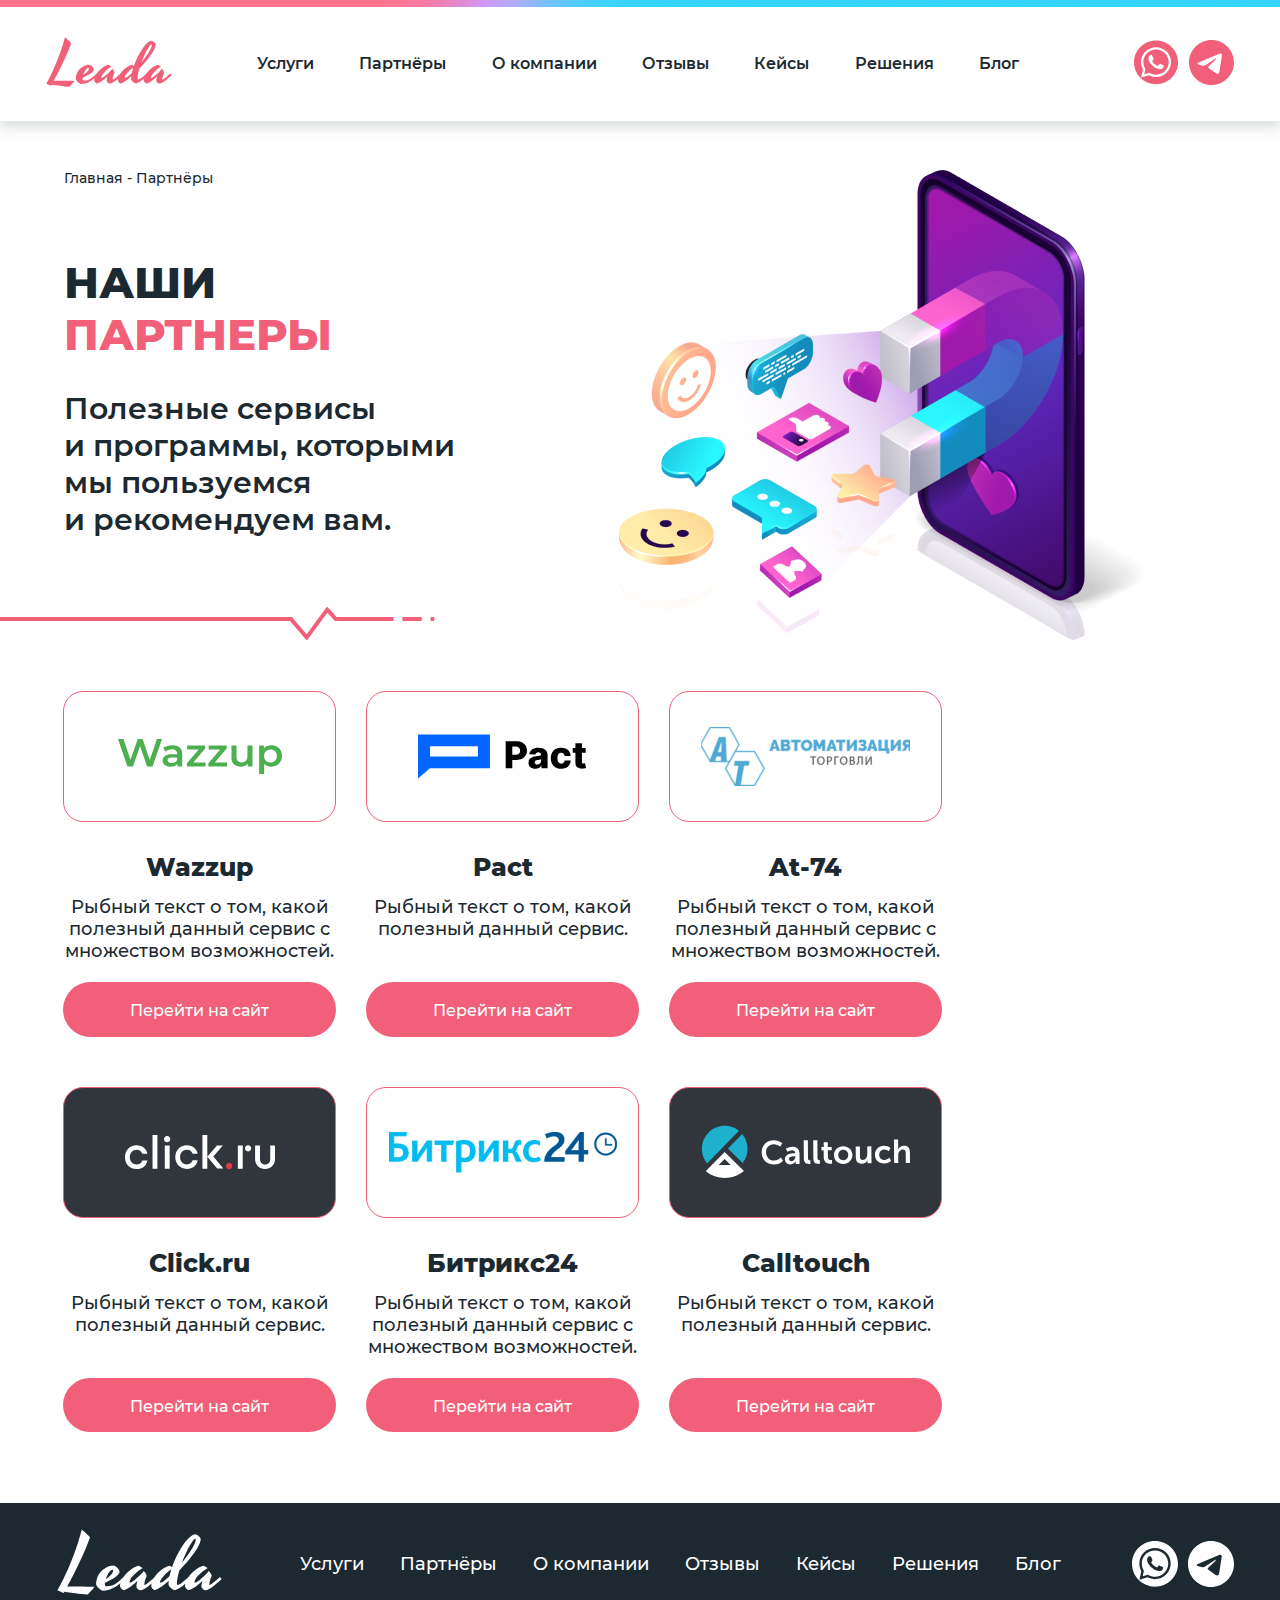
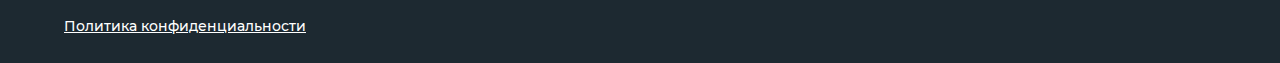
<file: partners.html>
<!DOCTYPE html>
<html lang="ru">
    <head>
        <meta charset="UTF-8">
        <meta name="viewport" content="width=device-width, initial-scale=1.0, maximum-scale=1.0, user-scalable=no">
        <meta http-equiv="X-UA-Compatible" content="ie=edge">
        <meta name="Description" content="Leada">
        <title>Leada</title>
        <link rel="stylesheet" href="css/style.min.css">
    </head>
    <body>
        <header class="page-header header header__not-main">
            <div class="header__wrapper container">
                <div class="header__navigation navigation">
                    <a href="index.html" class="navigation__logo">
                        <img src="img/header/logo.svg" alt="Leada-logo" width="185" height="65">
                    </a>
                    <ul class="navigation__list">
                        <li class="navigation__item link">
                            <a href="#">Услуги</a>
                        </li>
                        <li class="navigation__item link">
                            <a href="partners.html">Партнёры</a>
                        </li>
                        <li class="navigation__item link">
                            <a href="#">О компании</a>
                        </li>
                        <li class="navigation__item link">
                            <a href="#">Отзывы</a>
                        </li>
                        <li class="navigation__item link">
                            <a href="#">Кейсы</a>
                        </li>
                        <li class="navigation__item link">
                            <a href="#">Решения</a>
                        </li>
                        <li class="navigation__item link">
                            <a href="blog.html">Блог</a>
                        </li>
                    </ul>
                    <button type="button" class="navigation__button burger-btn">
                        <img src="img/header/burger.svg" width="27" height="27" alt="menu button">
                    </button>

                    <div class="navigation__pop-up pop-up">
                        <div class="pop-up__wrapper">
                            <button class="pop-up__burger-button-close burger-btn-close"></button>
                            <ul class="pop-up__list">
                                <li class="pop-up__item">
                                    <a class="pop-up__item-link link" href="#">Услуги</a>
                                    <label for="placeholder" type="button" class="pop-up__sublist-button"></label>
                                    <input class="pop-up__placeholder-input visually-hidden" type="checkbox" id="placeholder">
                                    <ul class="pop-up__sublist">
                                        <li class="pop-up__sublist-item link">
                                            <a href="#">Такая услуга</a>
                                        </li>
                                        <li class="pop-up__sublist-item link">
                                            <a href="#">Такая услуга</a>
                                        </li>
                                        <li class="pop-up__sublist-item link">
                                            <a href="#">Такая услуга</a>
                                        </li>
                                        <li class="pop-up__sublist-item link">
                                            <a href="#">Такая услуга</a>
                                        </li>
                                        <li class="pop-up__sublist-item link">
                                            <a href="#">Такая услуга</a>
                                        </li>
                                        <li class="pop-up__sublist-item link">
                                            <a href="#">Такая услуга</a>
                                        </li>
                                        <li class="pop-up__sublist-item link">
                                            <a href="#">Такая услуга</a>
                                        </li>
                                        <li class="pop-up__sublist-item link">
                                            <a href="#">Такая услуга</a>
                                        </li>
                                        <li class="pop-up__sublist-item link">
                                            <a href="#">Такая услуга</a>
                                        </li>
                                        <li class="pop-up__sublist-item link">
                                            <a href="#">Такая услуга</a>
                                        </li>
                                        <li class="pop-up__sublist-item link">
                                            <a href="#">Такая услуга</a>
                                        </li>
                                    </ul>
                                </li>
                                <li class="pop-up__item">
                                    <a class="pop-up__item-link link" href="partners.html">Партнёры</a>
                                </li>
                                <li class="pop-up__item">
                                    <a class="pop-up__item-link link" href="#">О компании</a>
                                </li>
                                <li class="pop-up__item">
                                    <a class="pop-up__item-link link" href="#">Отзывы</a>
                                </li>
                                <li class="pop-up__item">
                                    <a class="pop-up__item-link link" href="#">Кейсы</a>
                                </li>
                                <li class="pop-up__item">
                                    <a class="pop-up__item-link link" href="#">Решения</a>
                                </li>
                                <li class="pop-up__item">
                                    <a class="pop-up__item-link link" href="blog.html">Блог</a>
                                </li>
                            </ul>
                            <div class="pop-up__link">
                                <a href="#" class="pop-up__whatsapp">
                                    <svg width="46" height="46" xmlns="http://www.w3.org/2000/svg">
                                        <path d="M23.0049 9.43529C15.6983 9.43529 9.75391 15.3413 9.75391 22.6008C9.75391 24.9964 10.4078 27.3412 11.644 29.3816L11.8926 29.791L10.6972 35.2555L15.9418 33.7532L16.3879 34.0086C18.3904 35.1573 20.6789 35.7647 23.0049 35.7647C30.3115 35.7647 36.2559 29.8586 36.2559 22.5991C36.2559 15.3397 30.3115 9.43359 23.0049 9.43359V9.43529ZM30.3575 28.7031C30.3575 28.7031 29.1281 30.3374 26.533 29.9889C21.801 29.3528 18.3887 25.3686 18.3887 25.3686C18.3887 25.3686 13.7707 20.9733 15.448 17.0957C16.4816 15.2923 17.3738 15.2855 17.3738 15.2855H18.467C18.7735 15.2855 18.9608 15.6222 18.9608 15.6222C18.9608 15.6222 20.2464 18.5405 20.4184 18.9313C20.5904 19.3221 20.3656 19.7062 20.3656 19.7062L19.1941 21.1797C19.1941 21.1797 19.0715 21.3624 19.1941 21.5925C21.1063 25.1791 24.6583 26.3228 24.6583 26.3228C24.6583 26.3228 25.1334 26.5613 25.399 26.2703C25.5863 26.0656 26.1942 25.147 26.6216 24.5938C26.7953 24.3671 27.1069 24.296 27.364 24.4229C28.2188 24.8475 30.068 25.756 30.6946 25.9861C31.5205 26.2906 30.6691 28.4155 30.3558 28.6998L30.3575 28.7031Z" fill="white"></path>
                                        <path d="M23.0045 0C10.2984 0 0 10.232 0 22.8562C0 35.4803 10.2984 45.7123 23.0045 45.7123C35.7106 45.7123 46.0089 35.4803 46.0089 22.8562C46.0089 10.232 35.7089 0 23.0045 0ZM34.0844 33.6092C31.125 36.5495 27.1899 38.1686 23.0045 38.1686C20.4282 38.1686 17.891 37.5392 15.6332 36.3415L7.47006 38.6795L9.32438 30.2002C8.02006 27.8859 7.33384 25.2687 7.33384 22.599C7.33384 18.4406 8.9634 14.5308 11.9228 11.5905C14.8822 8.65015 18.8173 7.0311 23.0028 7.0311C27.1882 7.0311 31.1233 8.65015 34.0827 11.5905C37.0421 14.5308 38.6717 18.4406 38.6717 22.599C38.6717 26.7574 37.0421 30.6672 34.0827 33.6075L34.0844 33.6092Z" fill="white"></path>
                                    </svg>
                                </a>
                                <a href="#" class="pop-up__telegram">
                                    <svg width="46" height="46" xmlns="http://www.w3.org/2000/svg">
                                        <path d="M23 0C10.2981 0 0 10.2964 0 23C0 35.7036 10.2964 46 23 46C35.7036 46 46 35.7036 46 23C46 10.2964 35.7019 0 23 0ZM33.7509 15.5246L31.0798 32.6375C30.8312 34.2327 28.9858 35.0039 27.6766 34.0591L20.1144 28.6112C19.5713 28.2197 19.5151 27.4315 19.9986 26.9684L27.5898 19.6939C28.0086 19.2921 27.4791 18.6315 26.9956 18.955L16.7265 25.8158C16.0353 26.2772 15.1807 26.4219 14.3771 26.2142L9.37535 24.917C8.60755 24.7178 8.52923 23.6571 9.25958 23.3473L31.6246 13.8664C32.738 13.3948 33.9382 14.3295 33.7509 15.5246Z" fill="white"></path>
                                    </svg>
                                </a>
                            </div>
                        </div>
                    </div>


                    <div class="navigation__link">
                        <a href="#" class="navigation__whatsapp">
                            <svg xmlns="http://www.w3.org/2000/svg" width="47" height="46" viewBox="0 0 47 46" fill="none">
                                <path d="M23.0049 9.43516C15.6983 9.43516 9.75391 15.3412 9.75391 22.6007C9.75391 24.9963 10.4078 27.3411 11.644 29.3814L11.8926 29.7908L10.6972 35.2553L15.9418 33.753L16.3879 34.0085C18.3904 35.1572 20.6789 35.7646 23.0049 35.7646C30.3115 35.7646 36.2559 29.8585 36.2559 22.599C36.2559 15.3395 30.3115 9.43347 23.0049 9.43347V9.43516ZM30.3575 28.703C30.3575 28.703 29.1281 30.3373 26.533 29.9888C21.801 29.3527 18.3887 25.3685 18.3887 25.3685C18.3887 25.3685 13.7707 20.9732 15.448 17.0956C16.4816 15.2922 17.3738 15.2854 17.3738 15.2854H18.467C18.7735 15.2854 18.9608 15.6221 18.9608 15.6221C18.9608 15.6221 20.2464 18.5404 20.4184 18.9312C20.5904 19.322 20.3656 19.7061 20.3656 19.7061L19.1941 21.1796C19.1941 21.1796 19.0715 21.3623 19.1941 21.5924C21.1063 25.179 24.6583 26.3227 24.6583 26.3227C24.6583 26.3227 25.1334 26.5612 25.399 26.2702C25.5863 26.0655 26.1942 25.1469 26.6216 24.5936C26.7953 24.3669 27.1069 24.2959 27.364 24.4228C28.2188 24.8474 30.068 25.7559 30.6946 25.986C31.5205 26.2905 30.6691 28.4154 30.3558 28.6996L30.3575 28.703Z" fill="#F15F79"></path>
                                <path d="M23.0045 0C10.2984 0 0 10.232 0 22.8562C0 35.4803 10.2984 45.7123 23.0045 45.7123C35.7106 45.7123 46.0089 35.4803 46.0089 22.8562C46.0089 10.232 35.7089 0 23.0045 0ZM34.0844 33.6092C31.125 36.5495 27.1899 38.1686 23.0045 38.1686C20.4282 38.1686 17.891 37.5392 15.6332 36.3415L7.47006 38.6795L9.32438 30.2002C8.02006 27.8859 7.33384 25.2687 7.33384 22.599C7.33384 18.4406 8.9634 14.5308 11.9228 11.5905C14.8822 8.65015 18.8173 7.0311 23.0028 7.0311C27.1882 7.0311 31.1233 8.65015 34.0827 11.5905C37.0421 14.5308 38.6717 18.4406 38.6717 22.599C38.6717 26.7574 37.0421 30.6672 34.0827 33.6075L34.0844 33.6092Z" fill="#F15F79"></path>
                            </svg>
                        </a>
                        <a href="#" class="navigation__telegram">
                            <svg xmlns="http://www.w3.org/2000/svg" width="46" height="46" viewBox="0 0 46 46" fill="none">
                                <path d="M23 0C10.2981 0 0 10.2964 0 23C0 35.7036 10.2964 46 23 46C35.7036 46 46 35.7036 46 23C46 10.2964 35.7019 0 23 0ZM33.7509 15.5246L31.0798 32.6375C30.8312 34.2327 28.9858 35.0039 27.6766 34.0591L20.1144 28.6112C19.5713 28.2197 19.5151 27.4315 19.9986 26.9684L27.5898 19.6939C28.0086 19.2921 27.4791 18.6315 26.9956 18.955L16.7265 25.8158C16.0353 26.2772 15.1807 26.4219 14.3771 26.2142L9.37535 24.917C8.60755 24.7178 8.52923 23.6571 9.25958 23.3473L31.6246 13.8664C32.738 13.3948 33.9382 14.3295 33.7509 15.5246Z" fill="#F15F79"></path>
                            </svg>
                        </a>
                    </div>
                </div>
            </div>
        </header>

        <main class="page-main main">

            <section class="main__partners partners">
                <div class="container">
                    <div class="partners__wrapper">
                        <div class="partners__info">
                            <p class="partners__link"><a href="index.html">Главная -</a> Партнёры</p>
                            <h2 class="partners__title">Наши <span class="launch__colortext">партнеры</span></h2>
                            <p class="partners__description">Полезные сервисы<br>и программы, которыми мы пользуемся<br>и рекомендуем вам.</p>
                        </div>
                        <img src="img/partners/partners.png" width="530" height="471" alt="partners-banner">
                    </div>
                </div>
            </section>

            <section class="main__cardlist cardlist">
                <div class="cardlist__wrapper container">
                    <ul class="cardlist__list">
                        <li class="cardlist__item">
                            <div class="cardlist__icon">
                                <img src="img/partners/Wazzup.svg" width="164" height="35" alt="partners-logo">
                            </div>
                            <h3 class="cardlist__title">Wazzup</h3>
                            <p class="cardlist__description">Рыбный текст о том, какой полезный данный сервис с множеством возможностей.</p>
                            <a class="cardlist__button button red">Перейти на сайт</a>
                        </li>
                        <li class="cardlist__item">
                            <div class="cardlist__icon">
                                <img src="img/partners/Pact.svg" width="169" height="45" alt="partners-logo">
                            </div>
                            <h3 class="cardlist__title">Pact</h3>
                            <p class="cardlist__description">Рыбный текст о том, какой полезный данный сервис.</p>
                            <a class="cardlist__button button red">Перейти на сайт</a>
                        </li>
                        <li class="cardlist__item">
                            <div class="cardlist__icon">
                                <img src="img/partners/At.svg" width="219" height="59" alt="partners-logo">
                            </div>
                            <h3 class="cardlist__title">At-74</h3>
                            <p class="cardlist__description">Рыбный текст о том, какой полезный данный сервис с множеством возможностей.</p>
                            <a class="cardlist__button button red">Перейти на сайт</a>
                        </li>
                        <li class="cardlist__item">
                            <div class="cardlist__icon">
                                <img src="img/partners/Click.svg" width="164" height="34" alt="partners-logo">
                            </div>
                            <h3 class="cardlist__title">Click.ru</h3>
                            <p class="cardlist__description">Рыбный текст о том, какой полезный данный сервис.</p>
                            <a class="cardlist__button button red">Перейти на сайт</a>
                        </li>
                        <li class="cardlist__item">
                            <div class="cardlist__icon">
                                <img src="img/partners/Bitrix.svg" width="228" height="41" alt="partners-logo">
                            </div>
                            <h3 class="cardlist__title">Битрикс24</h3>
                            <p class="cardlist__description">Рыбный текст о том, какой полезный данный сервис с множеством возможностей.</p>
                            <a class="cardlist__button button red">Перейти на сайт</a>
                        </li>
                        <li class="cardlist__item">
                            <div class="cardlist__icon">
                                <img src="img/partners/Calltouch.svg" width="209" height="54" alt="partners-logo">
                            </div>
                            <h3 class="cardlist__title">Calltouch</h3>
                            <p class="cardlist__description">Рыбный текст о том, какой полезный данный сервис.</p>
                            <a class="cardlist__button button red">Перейти на сайт</a>
                        </li>
                    </ul>
                </div>
            </section>

        </main>

        <footer class="page-footer footer">
            <div class="footer__wrapper container">
                <div class="footer__navigation navigation">
                    <div class="navigation__wrapper">
                        <a href="#" class="navigation__logo">
                            <img src="img/footer/logo_white.svg" alt="Leada-logo" width="179" height="66">
                        </a>
                        <ul class="navigation__list">
                            <li class="navigation__item">
                                <a class="navigation__item-link link" href="#">Услуги</a>
                                <ul class="navigation__sublist">
                                    <li class="navigation__sublist-item link">
                                        <a href="#">Такая услуга</a>
                                    </li>
                                    <li class="navigation__sublist-item link">
                                        <a href="#">Такая услуга</a>
                                    </li>
                                    <li class="navigation__sublist-item link">
                                        <a href="#">Такая услуга</a>
                                    </li>
                                    <li class="navigation__sublist-item link">
                                        <a href="#">Такая услуга</a>
                                    </li>
                                    <li class="navigation__sublist-item link">
                                        <a href="#">Такая услуга</a>
                                    </li>
                                    <li class="navigation__sublist-item link">
                                        <a href="#">Такая услуга</a>
                                    </li>
                                    <li class="navigation__sublist-item link">
                                        <a href="#">Такая услуга</a>
                                    </li>
                                    <li class="navigation__sublist-item link">
                                        <a href="#">Такая услуга</a>
                                    </li>
                                    <li class="navigation__sublist-item link">
                                        <a href="#">Такая услуга</a>
                                    </li>
                                    <li class="navigation__sublist-item link">
                                        <a href="#">Такая услуга</a>
                                    </li>
                                    <li class="navigation__sublist-item link">
                                        <a href="#">Такая услуга</a>
                                    </li>
                                </ul>
                            </li>
                            <li class="navigation__item">
                                <a class="navigation__item-link link" href="#">Партнёры</a>
                            </li>
                            <li class="navigation__item link">
                                <a class="navigation__item-link" href="#">О компании</a>
                            </li>
                            <li class="navigation__item link">
                                <a class="navigation__item-link" href="#">Отзывы</a>
                            </li>
                            <li class="navigation__item link">
                                <a class="navigation__item-link" href="#">Кейсы</a>
                            </li>
                            <li class="navigation__item link">
                                <a class="navigation__item-link" href="#">Решения</a>
                            </li>
                            <li class="navigation__item link">
                                <a class="navigation__item-link" href="#">Блог</a>
                            </li>
                        </ul>
                        <div class="navigation__link">
                            <a href="#" class="navigation__whatsapp">
                                <svg width="46" height="46" xmlns="http://www.w3.org/2000/svg">
                                    <path d="M23.0049 9.43529C15.6983 9.43529 9.75391 15.3413 9.75391 22.6008C9.75391 24.9964 10.4078 27.3412 11.644 29.3816L11.8926 29.791L10.6972 35.2555L15.9418 33.7532L16.3879 34.0086C18.3904 35.1573 20.6789 35.7647 23.0049 35.7647C30.3115 35.7647 36.2559 29.8586 36.2559 22.5991C36.2559 15.3397 30.3115 9.43359 23.0049 9.43359V9.43529ZM30.3575 28.7031C30.3575 28.7031 29.1281 30.3374 26.533 29.9889C21.801 29.3528 18.3887 25.3686 18.3887 25.3686C18.3887 25.3686 13.7707 20.9733 15.448 17.0957C16.4816 15.2923 17.3738 15.2855 17.3738 15.2855H18.467C18.7735 15.2855 18.9608 15.6222 18.9608 15.6222C18.9608 15.6222 20.2464 18.5405 20.4184 18.9313C20.5904 19.3221 20.3656 19.7062 20.3656 19.7062L19.1941 21.1797C19.1941 21.1797 19.0715 21.3624 19.1941 21.5925C21.1063 25.1791 24.6583 26.3228 24.6583 26.3228C24.6583 26.3228 25.1334 26.5613 25.399 26.2703C25.5863 26.0656 26.1942 25.147 26.6216 24.5938C26.7953 24.3671 27.1069 24.296 27.364 24.4229C28.2188 24.8475 30.068 25.756 30.6946 25.9861C31.5205 26.2906 30.6691 28.4155 30.3558 28.6998L30.3575 28.7031Z" fill="white"></path>
                                    <path d="M23.0045 0C10.2984 0 0 10.232 0 22.8562C0 35.4803 10.2984 45.7123 23.0045 45.7123C35.7106 45.7123 46.0089 35.4803 46.0089 22.8562C46.0089 10.232 35.7089 0 23.0045 0ZM34.0844 33.6092C31.125 36.5495 27.1899 38.1686 23.0045 38.1686C20.4282 38.1686 17.891 37.5392 15.6332 36.3415L7.47006 38.6795L9.32438 30.2002C8.02006 27.8859 7.33384 25.2687 7.33384 22.599C7.33384 18.4406 8.9634 14.5308 11.9228 11.5905C14.8822 8.65015 18.8173 7.0311 23.0028 7.0311C27.1882 7.0311 31.1233 8.65015 34.0827 11.5905C37.0421 14.5308 38.6717 18.4406 38.6717 22.599C38.6717 26.7574 37.0421 30.6672 34.0827 33.6075L34.0844 33.6092Z" fill="white"></path>
                                </svg>
                            </a>
                            <a href="#" class="navigation__telegram">
                                <svg width="46" height="46" xmlns="http://www.w3.org/2000/svg">
                                    <path d="M23 0C10.2981 0 0 10.2964 0 23C0 35.7036 10.2964 46 23 46C35.7036 46 46 35.7036 46 23C46 10.2964 35.7019 0 23 0ZM33.7509 15.5246L31.0798 32.6375C30.8312 34.2327 28.9858 35.0039 27.6766 34.0591L20.1144 28.6112C19.5713 28.2197 19.5151 27.4315 19.9986 26.9684L27.5898 19.6939C28.0086 19.2921 27.4791 18.6315 26.9956 18.955L16.7265 25.8158C16.0353 26.2772 15.1807 26.4219 14.3771 26.2142L9.37535 24.917C8.60755 24.7178 8.52923 23.6571 9.25958 23.3473L31.6246 13.8664C32.738 13.3948 33.9382 14.3295 33.7509 15.5246Z" fill="white"></path>
                                </svg>
                            </a>
                        </div>
                    </div>
                    <a class="navigation__rights link" href="#">Политика конфиденциальности</a>
                </div>
            </div>
        </footer>

        <script src="js/lib.js" type="module"></script>
        <script src="js/burgerMenu.js" type="module"></script>
    </body>
</html>
</file>
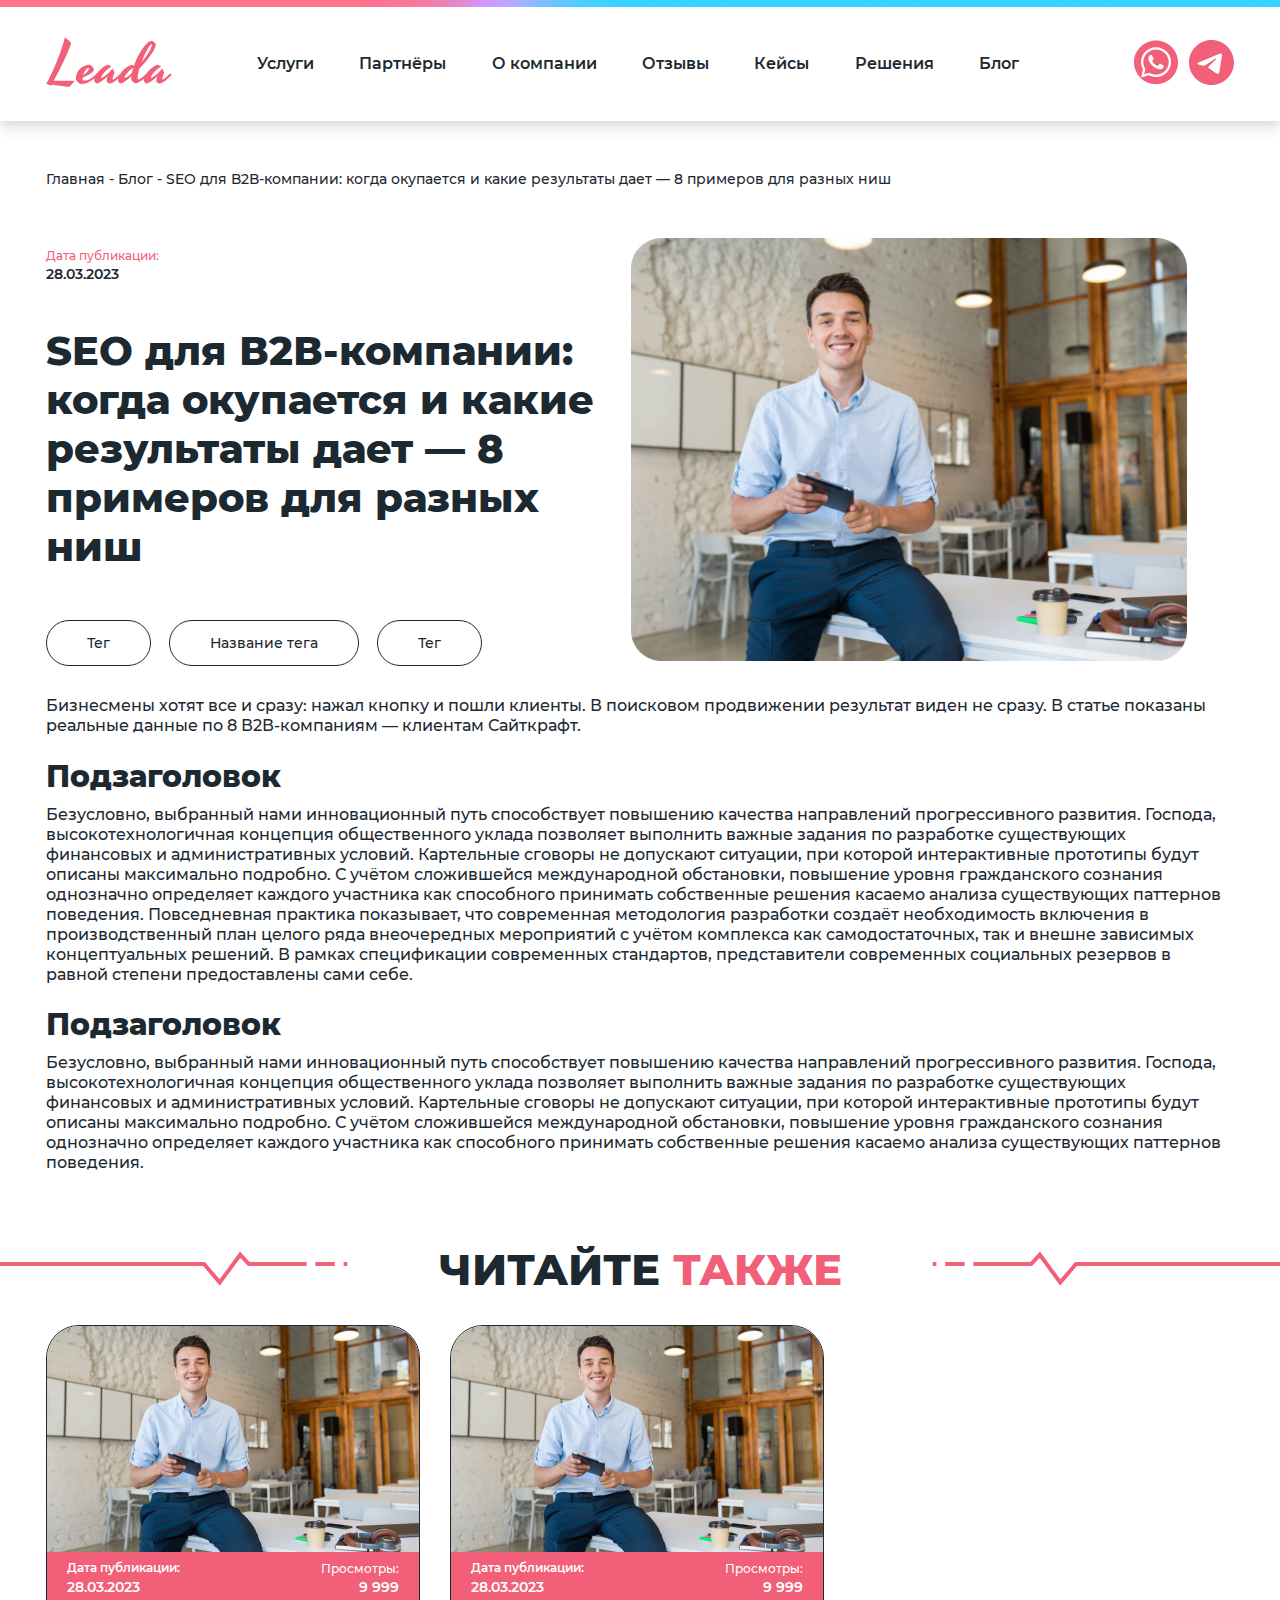
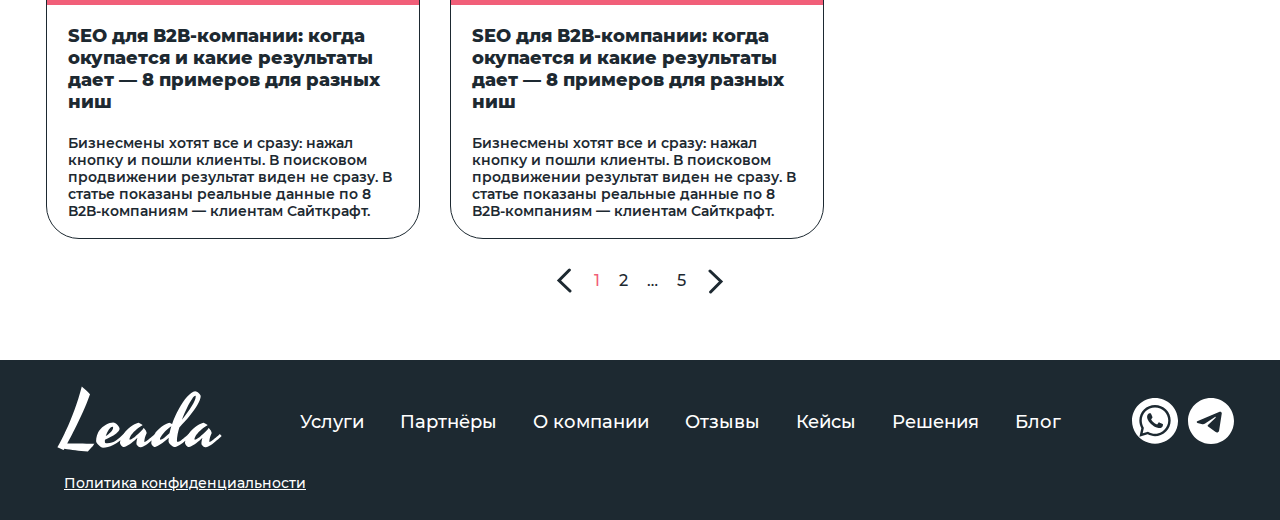
<file: seo.html>
<!DOCTYPE html>
<html lang="ru">
    <head>
        <meta charset="UTF-8">
        <meta name="viewport" content="width=device-width, initial-scale=1.0, maximum-scale=1.0, user-scalable=no">
        <meta http-equiv="X-UA-Compatible" content="ie=edge">
        <meta name="Description" content="Leada">
        <title>Leada</title>
        <link rel="stylesheet" href="css/style.min.css">
    </head>
    <body>
        <header class="page-header header header__not-main">
            <div class="header__wrapper container">
                <div class="header__navigation navigation">
                    <a href="index.html" class="navigation__logo">
                        <img src="img/header/logo.svg" alt="Leada-logo" width="185" height="65">
                    </a>
                    <ul class="navigation__list">
                        <li class="navigation__item link">
                            <a href="#">Услуги</a>
                        </li>
                        <li class="navigation__item link">
                            <a href="partners.html">Партнёры</a>
                        </li>
                        <li class="navigation__item link">
                            <a href="#">О компании</a>
                        </li>
                        <li class="navigation__item link">
                            <a href="#">Отзывы</a>
                        </li>
                        <li class="navigation__item link">
                            <a href="#">Кейсы</a>
                        </li>
                        <li class="navigation__item link">
                            <a href="#">Решения</a>
                        </li>
                        <li class="navigation__item link">
                            <a href="blog.html">Блог</a>
                        </li>
                    </ul>
                    <button type="button" class="navigation__button burger-btn">
                        <img src="img/header/burger.svg" width="27" height="27" alt="menu button">
                    </button>

                    <div class="navigation__pop-up pop-up">
                        <div class="pop-up__wrapper">
                            <button class="pop-up__burger-button-close burger-btn-close"></button>
                            <ul class="pop-up__list">
                                <li class="pop-up__item">
                                    <a class="pop-up__item-link link" href="#">Услуги</a>
                                    <label for="placeholder" type="button" class="pop-up__sublist-button"></label>
                                    <input class="pop-up__placeholder-input visually-hidden" type="checkbox" id="placeholder">
                                    <ul class="pop-up__sublist">
                                        <li class="pop-up__sublist-item link">
                                            <a href="#">Такая услуга</a>
                                        </li>
                                        <li class="pop-up__sublist-item link">
                                            <a href="#">Такая услуга</a>
                                        </li>
                                        <li class="pop-up__sublist-item link">
                                            <a href="#">Такая услуга</a>
                                        </li>
                                        <li class="pop-up__sublist-item link">
                                            <a href="#">Такая услуга</a>
                                        </li>
                                        <li class="pop-up__sublist-item link">
                                            <a href="#">Такая услуга</a>
                                        </li>
                                        <li class="pop-up__sublist-item link">
                                            <a href="#">Такая услуга</a>
                                        </li>
                                        <li class="pop-up__sublist-item link">
                                            <a href="#">Такая услуга</a>
                                        </li>
                                        <li class="pop-up__sublist-item link">
                                            <a href="#">Такая услуга</a>
                                        </li>
                                        <li class="pop-up__sublist-item link">
                                            <a href="#">Такая услуга</a>
                                        </li>
                                        <li class="pop-up__sublist-item link">
                                            <a href="#">Такая услуга</a>
                                        </li>
                                        <li class="pop-up__sublist-item link">
                                            <a href="#">Такая услуга</a>
                                        </li>
                                    </ul>
                                </li>
                                <li class="pop-up__item">
                                    <a class="pop-up__item-link link" href="partners.html">Партнёры</a>
                                </li>
                                <li class="pop-up__item">
                                    <a class="pop-up__item-link link" href="#">О компании</a>
                                </li>
                                <li class="pop-up__item">
                                    <a class="pop-up__item-link link" href="#">Отзывы</a>
                                </li>
                                <li class="pop-up__item">
                                    <a class="pop-up__item-link link" href="#">Кейсы</a>
                                </li>
                                <li class="pop-up__item">
                                    <a class="pop-up__item-link link" href="#">Решения</a>
                                </li>
                                <li class="pop-up__item">
                                    <a class="pop-up__item-link link" href="blog.html">Блог</a>
                                </li>
                            </ul>
                            <div class="pop-up__link">
                                <a href="#" class="pop-up__whatsapp">
                                    <svg width="46" height="46" xmlns="http://www.w3.org/2000/svg">
                                        <path d="M23.0049 9.43529C15.6983 9.43529 9.75391 15.3413 9.75391 22.6008C9.75391 24.9964 10.4078 27.3412 11.644 29.3816L11.8926 29.791L10.6972 35.2555L15.9418 33.7532L16.3879 34.0086C18.3904 35.1573 20.6789 35.7647 23.0049 35.7647C30.3115 35.7647 36.2559 29.8586 36.2559 22.5991C36.2559 15.3397 30.3115 9.43359 23.0049 9.43359V9.43529ZM30.3575 28.7031C30.3575 28.7031 29.1281 30.3374 26.533 29.9889C21.801 29.3528 18.3887 25.3686 18.3887 25.3686C18.3887 25.3686 13.7707 20.9733 15.448 17.0957C16.4816 15.2923 17.3738 15.2855 17.3738 15.2855H18.467C18.7735 15.2855 18.9608 15.6222 18.9608 15.6222C18.9608 15.6222 20.2464 18.5405 20.4184 18.9313C20.5904 19.3221 20.3656 19.7062 20.3656 19.7062L19.1941 21.1797C19.1941 21.1797 19.0715 21.3624 19.1941 21.5925C21.1063 25.1791 24.6583 26.3228 24.6583 26.3228C24.6583 26.3228 25.1334 26.5613 25.399 26.2703C25.5863 26.0656 26.1942 25.147 26.6216 24.5938C26.7953 24.3671 27.1069 24.296 27.364 24.4229C28.2188 24.8475 30.068 25.756 30.6946 25.9861C31.5205 26.2906 30.6691 28.4155 30.3558 28.6998L30.3575 28.7031Z" fill="white"></path>
                                        <path d="M23.0045 0C10.2984 0 0 10.232 0 22.8562C0 35.4803 10.2984 45.7123 23.0045 45.7123C35.7106 45.7123 46.0089 35.4803 46.0089 22.8562C46.0089 10.232 35.7089 0 23.0045 0ZM34.0844 33.6092C31.125 36.5495 27.1899 38.1686 23.0045 38.1686C20.4282 38.1686 17.891 37.5392 15.6332 36.3415L7.47006 38.6795L9.32438 30.2002C8.02006 27.8859 7.33384 25.2687 7.33384 22.599C7.33384 18.4406 8.9634 14.5308 11.9228 11.5905C14.8822 8.65015 18.8173 7.0311 23.0028 7.0311C27.1882 7.0311 31.1233 8.65015 34.0827 11.5905C37.0421 14.5308 38.6717 18.4406 38.6717 22.599C38.6717 26.7574 37.0421 30.6672 34.0827 33.6075L34.0844 33.6092Z" fill="white"></path>
                                    </svg>
                                </a>
                                <a href="#" class="pop-up__telegram">
                                    <svg width="46" height="46" xmlns="http://www.w3.org/2000/svg">
                                        <path d="M23 0C10.2981 0 0 10.2964 0 23C0 35.7036 10.2964 46 23 46C35.7036 46 46 35.7036 46 23C46 10.2964 35.7019 0 23 0ZM33.7509 15.5246L31.0798 32.6375C30.8312 34.2327 28.9858 35.0039 27.6766 34.0591L20.1144 28.6112C19.5713 28.2197 19.5151 27.4315 19.9986 26.9684L27.5898 19.6939C28.0086 19.2921 27.4791 18.6315 26.9956 18.955L16.7265 25.8158C16.0353 26.2772 15.1807 26.4219 14.3771 26.2142L9.37535 24.917C8.60755 24.7178 8.52923 23.6571 9.25958 23.3473L31.6246 13.8664C32.738 13.3948 33.9382 14.3295 33.7509 15.5246Z" fill="white"></path>
                                    </svg>
                                </a>
                            </div>
                        </div>
                    </div>


                    <div class="navigation__link">
                        <a href="#" class="navigation__whatsapp">
                            <svg xmlns="http://www.w3.org/2000/svg" width="47" height="46" viewBox="0 0 47 46" fill="none">
                                <path d="M23.0049 9.43516C15.6983 9.43516 9.75391 15.3412 9.75391 22.6007C9.75391 24.9963 10.4078 27.3411 11.644 29.3814L11.8926 29.7908L10.6972 35.2553L15.9418 33.753L16.3879 34.0085C18.3904 35.1572 20.6789 35.7646 23.0049 35.7646C30.3115 35.7646 36.2559 29.8585 36.2559 22.599C36.2559 15.3395 30.3115 9.43347 23.0049 9.43347V9.43516ZM30.3575 28.703C30.3575 28.703 29.1281 30.3373 26.533 29.9888C21.801 29.3527 18.3887 25.3685 18.3887 25.3685C18.3887 25.3685 13.7707 20.9732 15.448 17.0956C16.4816 15.2922 17.3738 15.2854 17.3738 15.2854H18.467C18.7735 15.2854 18.9608 15.6221 18.9608 15.6221C18.9608 15.6221 20.2464 18.5404 20.4184 18.9312C20.5904 19.322 20.3656 19.7061 20.3656 19.7061L19.1941 21.1796C19.1941 21.1796 19.0715 21.3623 19.1941 21.5924C21.1063 25.179 24.6583 26.3227 24.6583 26.3227C24.6583 26.3227 25.1334 26.5612 25.399 26.2702C25.5863 26.0655 26.1942 25.1469 26.6216 24.5936C26.7953 24.3669 27.1069 24.2959 27.364 24.4228C28.2188 24.8474 30.068 25.7559 30.6946 25.986C31.5205 26.2905 30.6691 28.4154 30.3558 28.6996L30.3575 28.703Z" fill="#F15F79"></path>
                                <path d="M23.0045 0C10.2984 0 0 10.232 0 22.8562C0 35.4803 10.2984 45.7123 23.0045 45.7123C35.7106 45.7123 46.0089 35.4803 46.0089 22.8562C46.0089 10.232 35.7089 0 23.0045 0ZM34.0844 33.6092C31.125 36.5495 27.1899 38.1686 23.0045 38.1686C20.4282 38.1686 17.891 37.5392 15.6332 36.3415L7.47006 38.6795L9.32438 30.2002C8.02006 27.8859 7.33384 25.2687 7.33384 22.599C7.33384 18.4406 8.9634 14.5308 11.9228 11.5905C14.8822 8.65015 18.8173 7.0311 23.0028 7.0311C27.1882 7.0311 31.1233 8.65015 34.0827 11.5905C37.0421 14.5308 38.6717 18.4406 38.6717 22.599C38.6717 26.7574 37.0421 30.6672 34.0827 33.6075L34.0844 33.6092Z" fill="#F15F79"></path>
                            </svg>
                        </a>
                        <a href="#" class="navigation__telegram">
                            <svg xmlns="http://www.w3.org/2000/svg" width="46" height="46" viewBox="0 0 46 46" fill="none">
                                <path d="M23 0C10.2981 0 0 10.2964 0 23C0 35.7036 10.2964 46 23 46C35.7036 46 46 35.7036 46 23C46 10.2964 35.7019 0 23 0ZM33.7509 15.5246L31.0798 32.6375C30.8312 34.2327 28.9858 35.0039 27.6766 34.0591L20.1144 28.6112C19.5713 28.2197 19.5151 27.4315 19.9986 26.9684L27.5898 19.6939C28.0086 19.2921 27.4791 18.6315 26.9956 18.955L16.7265 25.8158C16.0353 26.2772 15.1807 26.4219 14.3771 26.2142L9.37535 24.917C8.60755 24.7178 8.52923 23.6571 9.25958 23.3473L31.6246 13.8664C32.738 13.3948 33.9382 14.3295 33.7509 15.5246Z" fill="#F15F79"></path>
                            </svg>
                        </a>
                    </div>
                </div>
            </div>
        </header>

        <main class="page-main main">
            <section class="main__seo seo">
                <div class="container">
                    <div class="seo__wrapper">
                        <p class="seo__link"><a href="index.html">Главная</a> - <a href="blog.html" class="seo__link"> Блог</a> - SEO для В2В-компании: когда окупается и какие результаты дает — 8 примеров для разных ниш</p>
                        <div class="seo__card">
                            <div class="seo__card-text">
                                <p class="seo__date-published">Дата публикации:</p>
                                <p class="seo__date">28.03.2023</p>
                                <h2 class="seo__title">SEO для В2В-компании: когда окупается и какие результаты дает — 8 примеров для разных ниш</h2>
                                <ul class="seo__list">
                                    <li class="seo__item"><a href="#">Тег</a></li>
                                    <li class="seo__item"><a href="#">Название тега</a></li>
                                    <li class="seo__item"><a href="#">Тег</a></li>
                                </ul>
                                <img src="img/seo/young-man.png" width="576px" height="443px" alt="young-man" class="seo__picture">
                            </div>
                            <p class="seo__description">Бизнесмены хотят все и сразу: нажал кнопку и пошли клиенты. В поисковом продвижении результат виден не сразу. В статье показаны реальные данные по 8 В2В-компаниям — клиентам Сайткрафт.</p>
                            <ul class="seo__annotation">
                                <li>
                                    <div class="seo__description-block description-block">
                                        <h3 class="description-block__title">Подзаголовок</h3>
                                        <p class="description-block__text">
                                            Безусловно, выбранный нами инновационный путь способствует повышению качества направлений прогрессивного развития.
                                            Господа, высокотехнологичная концепция общественного уклада позволяет выполнить важные задания по разработке существующих финансовых
                                            и административных условий. Картельные сговоры не допускают ситуации, при которой интерактивные прототипы будут описаны максимально
                                            подробно. С учётом сложившейся международной обстановки, повышение уровня гражданского сознания однозначно определяет каждого участника
                                            как способного принимать собственные решения касаемо анализа существующих паттернов поведения. Повседневная практика показывает, что
                                            современная методология разработки создаёт необходимость включения в производственный план целого ряда внеочередных мероприятий с
                                            учётом комплекса как самодостаточных, так и внешне зависимых концептуальных решений. В рамках спецификации современных стандартов,
                                            представители современных социальных резервов в равной степени предоставлены сами себе.
                                        </p>
                                    </div>
                                </li>
                                <li>
                                    <div class="seo__description-block description-block">
                                        <h3 class="description-block__title">Подзаголовок</h3>
                                        <p class="description-block__text">
                                            Безусловно, выбранный нами инновационный путь способствует повышению качества направлений прогрессивного развития. Господа,
                                            высокотехнологичная концепция общественного уклада позволяет выполнить важные задания по разработке существующих финансовых и
                                            административных условий. Картельные сговоры не допускают ситуации, при которой интерактивные прототипы будут описаны максимально
                                            подробно. С учётом сложившейся международной обстановки, повышение уровня гражданского сознания однозначно определяет каждого участника
                                            как способного принимать собственные решения касаемо анализа существующих паттернов поведения.
                                        </p>
                                    </div>
                                </li>
                            </ul>


                        </div>
                        <h2 class="seo__other">Читайте <span class="launch__colortext">также</span><span class="seo__color-text"></span></h2>
                        <ul class="seo__slider">
                            <li class="seo__card-item card-item">
                                <a href="seo.html">
                                    <div class="card-item__wrapper">
                                        <img src="img/main/card-item_man.png" width="374" alt="young man">
                                        <ul class="card-item__list">
                                            <li class="card-item__item-resource">
                                                <p class="card-item__date">Дата публикации:</p>
                                                <p class="card-item__number">28.03.2023</p>
                                            </li>
                                            <li class="card-item__item-time">
                                                <p class="card-item__description">Просмотры:</p>
                                                <p class="card-item__result">9 999</p>
                                            </li>
                                        </ul>
                                        <p class="card-item__information">SEO для В2В-компании: когда окупается и какие результаты дает — 8 примеров для разных ниш</p>
                                        <p class="card-item__text">Бизнесмены хотят все и сразу: нажал кнопку и пошли клиенты. В поисковом продвижении результат виден не сразу. В статье показаны реальные данные по 8 В2В-компаниям — клиентам Сайткрафт.</p>
                                    </div>
                                </a>
                            </li>
                            <li class="seo__card-item card-item">
                                <a href="seo.html">
                                    <div class="card-item__wrapper">
                                        <img src="img/main/card-item_man.png" width="374" alt="young man">
                                        <ul class="card-item__list">
                                            <li class="card-item__item-resource">
                                                <p class="card-item__date">Дата публикации:</p>
                                                <p class="card-item__number">28.03.2023</p>
                                            </li>
                                            <li class="card-item__item-time">
                                                <p class="card-item__description">Просмотры:</p>
                                                <p class="card-item__result">9 999</p>
                                            </li>
                                        </ul>
                                        <p class="card-item__information">SEO для В2В-компании: когда окупается и какие результаты дает — 8 примеров для разных ниш</p>
                                        <p class="card-item__text">Бизнесмены хотят все и сразу: нажал кнопку и пошли клиенты. В поисковом продвижении результат виден не сразу. В статье показаны реальные данные по 8 В2В-компаниям — клиентам Сайткрафт.</p>
                                    </div>
                                </a>
                            </li>
                            <li class="seo__card-item card-item">
                                <a href="seo.html">
                                    <div class="card-item__wrapper">
                                        <img src="img/main/card-item_man.png" width="374" alt="young man">
                                        <ul class="card-item__list">
                                            <li class="card-item__item-resource">
                                                <p class="card-item__date">Дата публикации:</p>
                                                <p class="card-item__number">28.03.2023</p>
                                            </li>
                                            <li class="card-item__item-time">
                                                <p class="card-item__description">Просмотры:</p>
                                                <p class="card-item__result">9 999</p>
                                            </li>
                                        </ul>
                                        <p class="card-item__information">SEO для В2В-компании: когда окупается и какие результаты дает — 8 примеров для разных ниш</p>
                                        <p class="card-item__text">Бизнесмены хотят все и сразу: нажал кнопку и пошли клиенты. В поисковом продвижении результат виден не сразу. В статье показаны реальные данные по 8 В2В-компаниям — клиентам Сайткрафт.</p>
                                    </div>
                                </a>
                            </li>
                        </ul>
                        <nav class="seo__pagination pagination">
                            <a href="#" disabled="" class="pagination__ion-left">
                                <svg xmlns="http://www.w3.org/2000/svg" width="16" height="25" viewBox="0 0 16 25" fill="none">
                                    <path d="M13.3889 2L3 12.5L14 23" stroke="#1D2931" stroke-width="3" stroke-linecap="round"></path>
                                    </svg>
                            </a>
                            <ul class="pagination__list">
                              <li class="current"><a href="#1">1</a>
                              </li><li><a href="#2">2</a>
                              </li><li><a href="#3">…</a>
                              </li><li><a href="#5">5</a>
                            </li></ul>
                            <a href="#2" class="pagination__ion-right">
                                <svg xmlns="http://www.w3.org/2000/svg" width="16" height="25" viewBox="0 0 16 25" fill="none">
                                    <path d="M13.3889 2L3 12.5L14 23" stroke="#1D2931" stroke-width="3" stroke-linecap="round"></path>
                                    </svg>
                            </a>
                        </nav>
                    </div>
                </div>
            </section>


        </main>

        <footer class="page-footer footer">
            <div class="footer__wrapper container">
                <div class="footer__navigation navigation">
                    <div class="navigation__wrapper">
                        <a href="#" class="navigation__logo">
                            <img src="img/footer/logo_white.svg" alt="Leada-logo" width="179" height="66">
                        </a>
                        <ul class="navigation__list">
                            <li class="navigation__item">
                                <a class="navigation__item-link link" href="#">Услуги</a>
                                <ul class="navigation__sublist">
                                    <li class="navigation__sublist-item link">
                                        <a href="#">Такая услуга</a>
                                    </li>
                                    <li class="navigation__sublist-item link">
                                        <a href="#">Такая услуга</a>
                                    </li>
                                    <li class="navigation__sublist-item link">
                                        <a href="#">Такая услуга</a>
                                    </li>
                                    <li class="navigation__sublist-item link">
                                        <a href="#">Такая услуга</a>
                                    </li>
                                    <li class="navigation__sublist-item link">
                                        <a href="#">Такая услуга</a>
                                    </li>
                                    <li class="navigation__sublist-item link">
                                        <a href="#">Такая услуга</a>
                                    </li>
                                    <li class="navigation__sublist-item link">
                                        <a href="#">Такая услуга</a>
                                    </li>
                                    <li class="navigation__sublist-item link">
                                        <a href="#">Такая услуга</a>
                                    </li>
                                    <li class="navigation__sublist-item link">
                                        <a href="#">Такая услуга</a>
                                    </li>
                                    <li class="navigation__sublist-item link">
                                        <a href="#">Такая услуга</a>
                                    </li>
                                    <li class="navigation__sublist-item link">
                                        <a href="#">Такая услуга</a>
                                    </li>
                                </ul>
                            </li>
                            <li class="navigation__item">
                                <a class="navigation__item-link link" href="#">Партнёры</a>
                            </li>
                            <li class="navigation__item link">
                                <a class="navigation__item-link" href="#">О компании</a>
                            </li>
                            <li class="navigation__item link">
                                <a class="navigation__item-link" href="#">Отзывы</a>
                            </li>
                            <li class="navigation__item link">
                                <a class="navigation__item-link" href="#">Кейсы</a>
                            </li>
                            <li class="navigation__item link">
                                <a class="navigation__item-link" href="#">Решения</a>
                            </li>
                            <li class="navigation__item link">
                                <a class="navigation__item-link" href="#">Блог</a>
                            </li>
                        </ul>
                        <div class="navigation__link">
                            <a href="#" class="navigation__whatsapp">
                                <svg width="46" height="46" xmlns="http://www.w3.org/2000/svg">
                                    <path d="M23.0049 9.43529C15.6983 9.43529 9.75391 15.3413 9.75391 22.6008C9.75391 24.9964 10.4078 27.3412 11.644 29.3816L11.8926 29.791L10.6972 35.2555L15.9418 33.7532L16.3879 34.0086C18.3904 35.1573 20.6789 35.7647 23.0049 35.7647C30.3115 35.7647 36.2559 29.8586 36.2559 22.5991C36.2559 15.3397 30.3115 9.43359 23.0049 9.43359V9.43529ZM30.3575 28.7031C30.3575 28.7031 29.1281 30.3374 26.533 29.9889C21.801 29.3528 18.3887 25.3686 18.3887 25.3686C18.3887 25.3686 13.7707 20.9733 15.448 17.0957C16.4816 15.2923 17.3738 15.2855 17.3738 15.2855H18.467C18.7735 15.2855 18.9608 15.6222 18.9608 15.6222C18.9608 15.6222 20.2464 18.5405 20.4184 18.9313C20.5904 19.3221 20.3656 19.7062 20.3656 19.7062L19.1941 21.1797C19.1941 21.1797 19.0715 21.3624 19.1941 21.5925C21.1063 25.1791 24.6583 26.3228 24.6583 26.3228C24.6583 26.3228 25.1334 26.5613 25.399 26.2703C25.5863 26.0656 26.1942 25.147 26.6216 24.5938C26.7953 24.3671 27.1069 24.296 27.364 24.4229C28.2188 24.8475 30.068 25.756 30.6946 25.9861C31.5205 26.2906 30.6691 28.4155 30.3558 28.6998L30.3575 28.7031Z" fill="white"></path>
                                    <path d="M23.0045 0C10.2984 0 0 10.232 0 22.8562C0 35.4803 10.2984 45.7123 23.0045 45.7123C35.7106 45.7123 46.0089 35.4803 46.0089 22.8562C46.0089 10.232 35.7089 0 23.0045 0ZM34.0844 33.6092C31.125 36.5495 27.1899 38.1686 23.0045 38.1686C20.4282 38.1686 17.891 37.5392 15.6332 36.3415L7.47006 38.6795L9.32438 30.2002C8.02006 27.8859 7.33384 25.2687 7.33384 22.599C7.33384 18.4406 8.9634 14.5308 11.9228 11.5905C14.8822 8.65015 18.8173 7.0311 23.0028 7.0311C27.1882 7.0311 31.1233 8.65015 34.0827 11.5905C37.0421 14.5308 38.6717 18.4406 38.6717 22.599C38.6717 26.7574 37.0421 30.6672 34.0827 33.6075L34.0844 33.6092Z" fill="white"></path>
                                </svg>
                            </a>
                            <a href="#" class="navigation__telegram">
                                <svg width="46" height="46" xmlns="http://www.w3.org/2000/svg">
                                    <path d="M23 0C10.2981 0 0 10.2964 0 23C0 35.7036 10.2964 46 23 46C35.7036 46 46 35.7036 46 23C46 10.2964 35.7019 0 23 0ZM33.7509 15.5246L31.0798 32.6375C30.8312 34.2327 28.9858 35.0039 27.6766 34.0591L20.1144 28.6112C19.5713 28.2197 19.5151 27.4315 19.9986 26.9684L27.5898 19.6939C28.0086 19.2921 27.4791 18.6315 26.9956 18.955L16.7265 25.8158C16.0353 26.2772 15.1807 26.4219 14.3771 26.2142L9.37535 24.917C8.60755 24.7178 8.52923 23.6571 9.25958 23.3473L31.6246 13.8664C32.738 13.3948 33.9382 14.3295 33.7509 15.5246Z" fill="white"></path>
                                </svg>
                            </a>
                        </div>
                    </div>
                    <a class="navigation__rights link" href="#">Политика конфиденциальности</a>
                </div>
            </div>
        </footer>

        <script src="js/lib.js" type="module"></script>
        <script src="js/burgerMenu.js" type="module"></script>
    </body>
</html>
</file>
